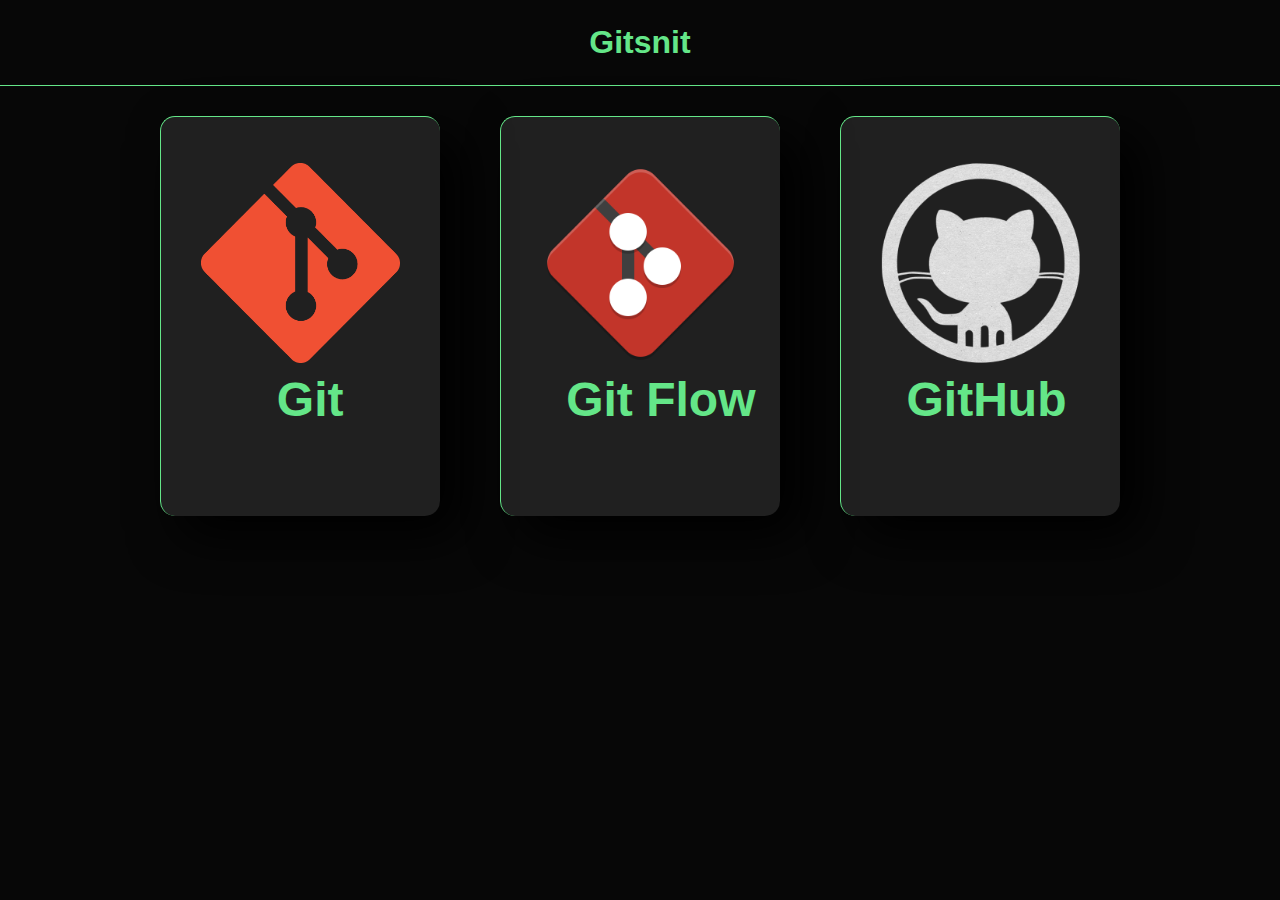
<file: index.html>
<!DOCTYPE html>
<html lang="en">
  <head>
    <meta charset="UTF-8" />
    <meta http-equiv="X-UA-Compatible" content="IE=edge" />
    <meta name="viewport" content="width=device-width, initial-scale=1.0" />
    <title>Home</title>
    <link rel="stylesheet" href="./src/css/home.css" />
  </head>
  <body>
    <header class="main_header">
      <h1>Gitsnit</h1>
    </header>

    <main class="main_content">
      <div class="container">
        <div class="card">
          <div class="header">
            <img src="./src/imgs/git_icon.png" class="img" />
            <h2 class="title1">Git</h2>
          </div>

          <div class="content">
            <h3>O que é o Git?</h3>
            <p>
              O Git é um sistema de controle de versão distribuída de código
              aberto e gratuito projetado para lidar com tudo, desde projetos
              pequenos a grandes com velocidade e eficiência.
            </p>
            <a href="./src/pages/git.html">Leia O Artigo Completo!</a>
          </div>
        </div>

        <div class="card">
          <div class="header">
            <img src="./src/imgs/gitflow_icon.png" class="img" />
            <h2 class="title2">Git Flow</h2>
          </div>
          <div class="content">
            <h3>O que é o Git Flow?</h3>
            <p>
              O Git Flow é um modelo, uma estratégia ou, ainda, um fluxo de
              trabalho muito utilizado por equipes de desenvolvimento de
              software.
            </p>
            <a href="./src/pages/gitflow.html">Leia O Artigo Completo!</a>
          </div>
        </div>

        <div class="card">
          <div class="header">
            <img src="./src/imgs/github_icon.png" class="img" />
            <h2 class="title3">GitHub</h2>
          </div>
          <div class="content">
            <h3>O que é o GitHub?</h3>
            <p>
              O GitHub é uma plataforma de hospedagem de código para controle de
              versões e colaboração. Ele permite que você e outros trabalhem
              juntos em projetos de qualquer lugar.
            </p>
            <a href="./src/pages/github.html">Leia O Artigo Completo!</a>
          </div>
        </div>
      </div>
    </main>
  </body>
</html>
</file>
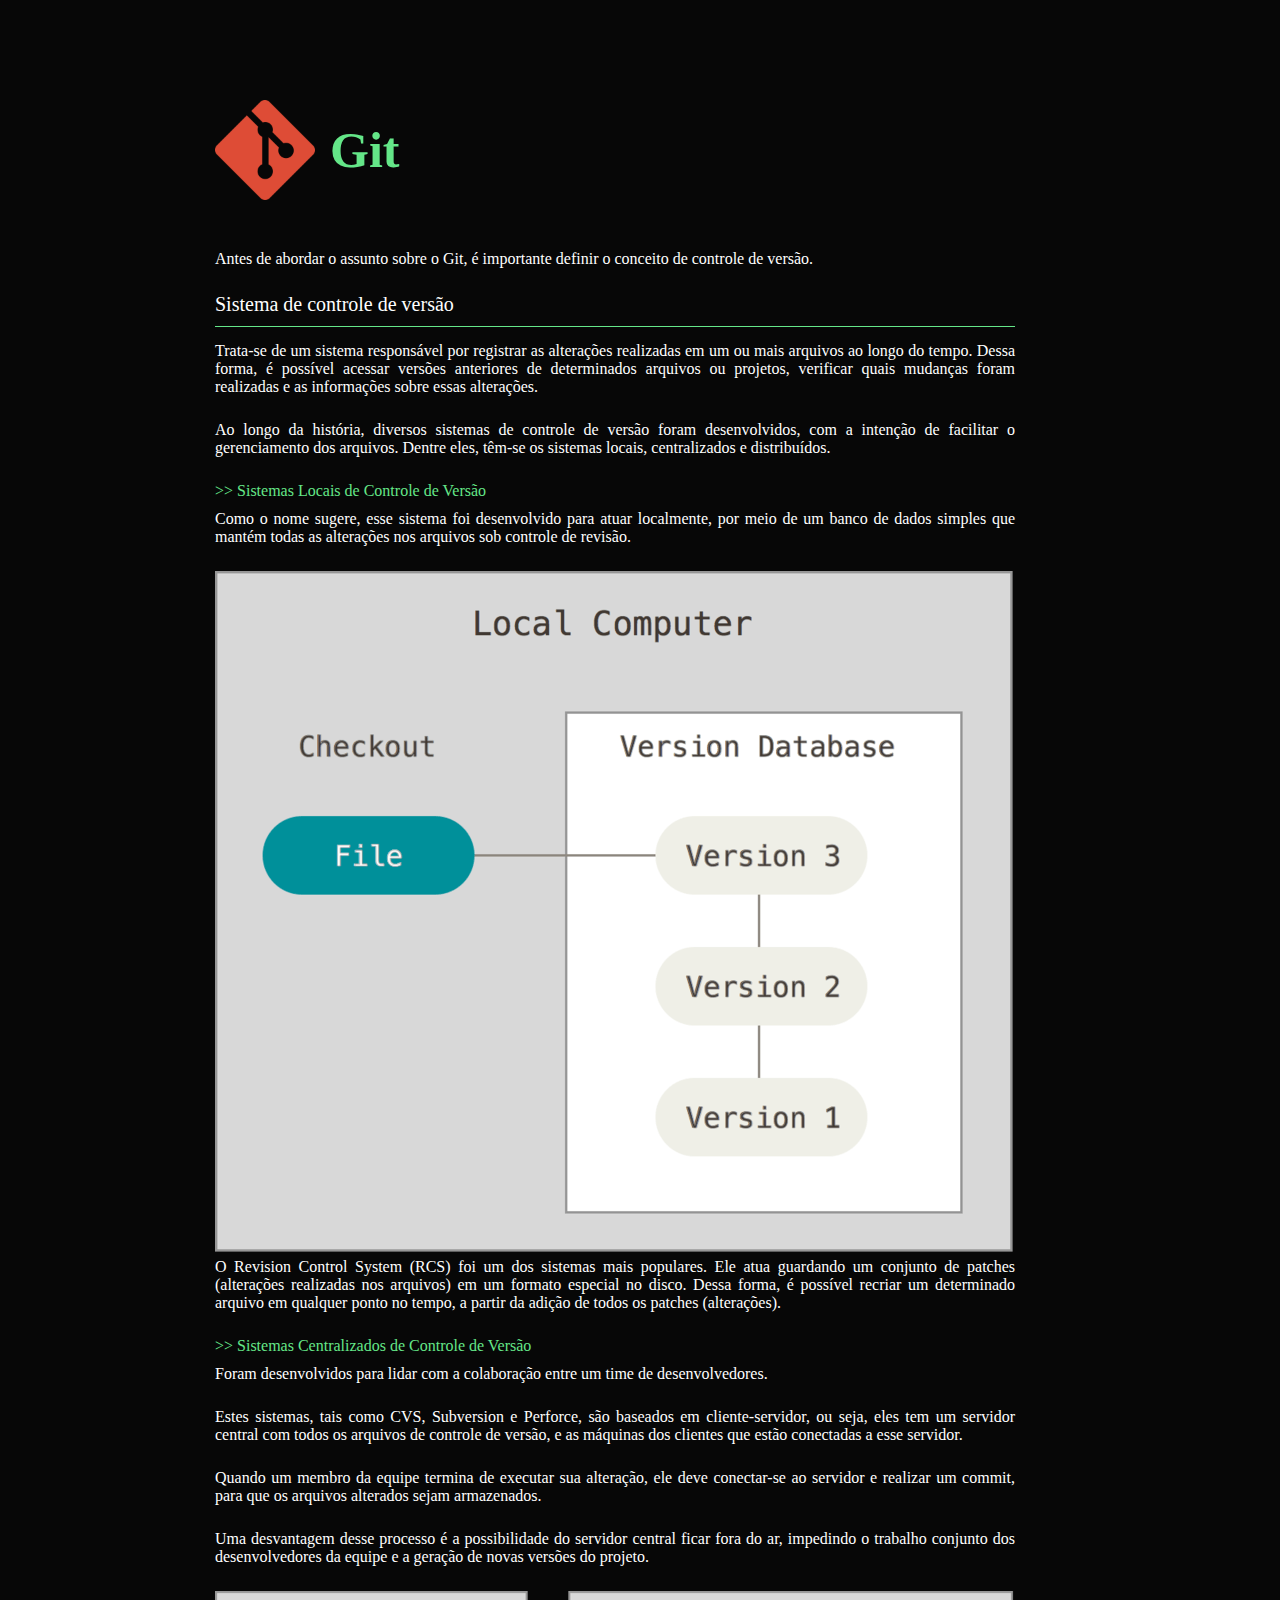
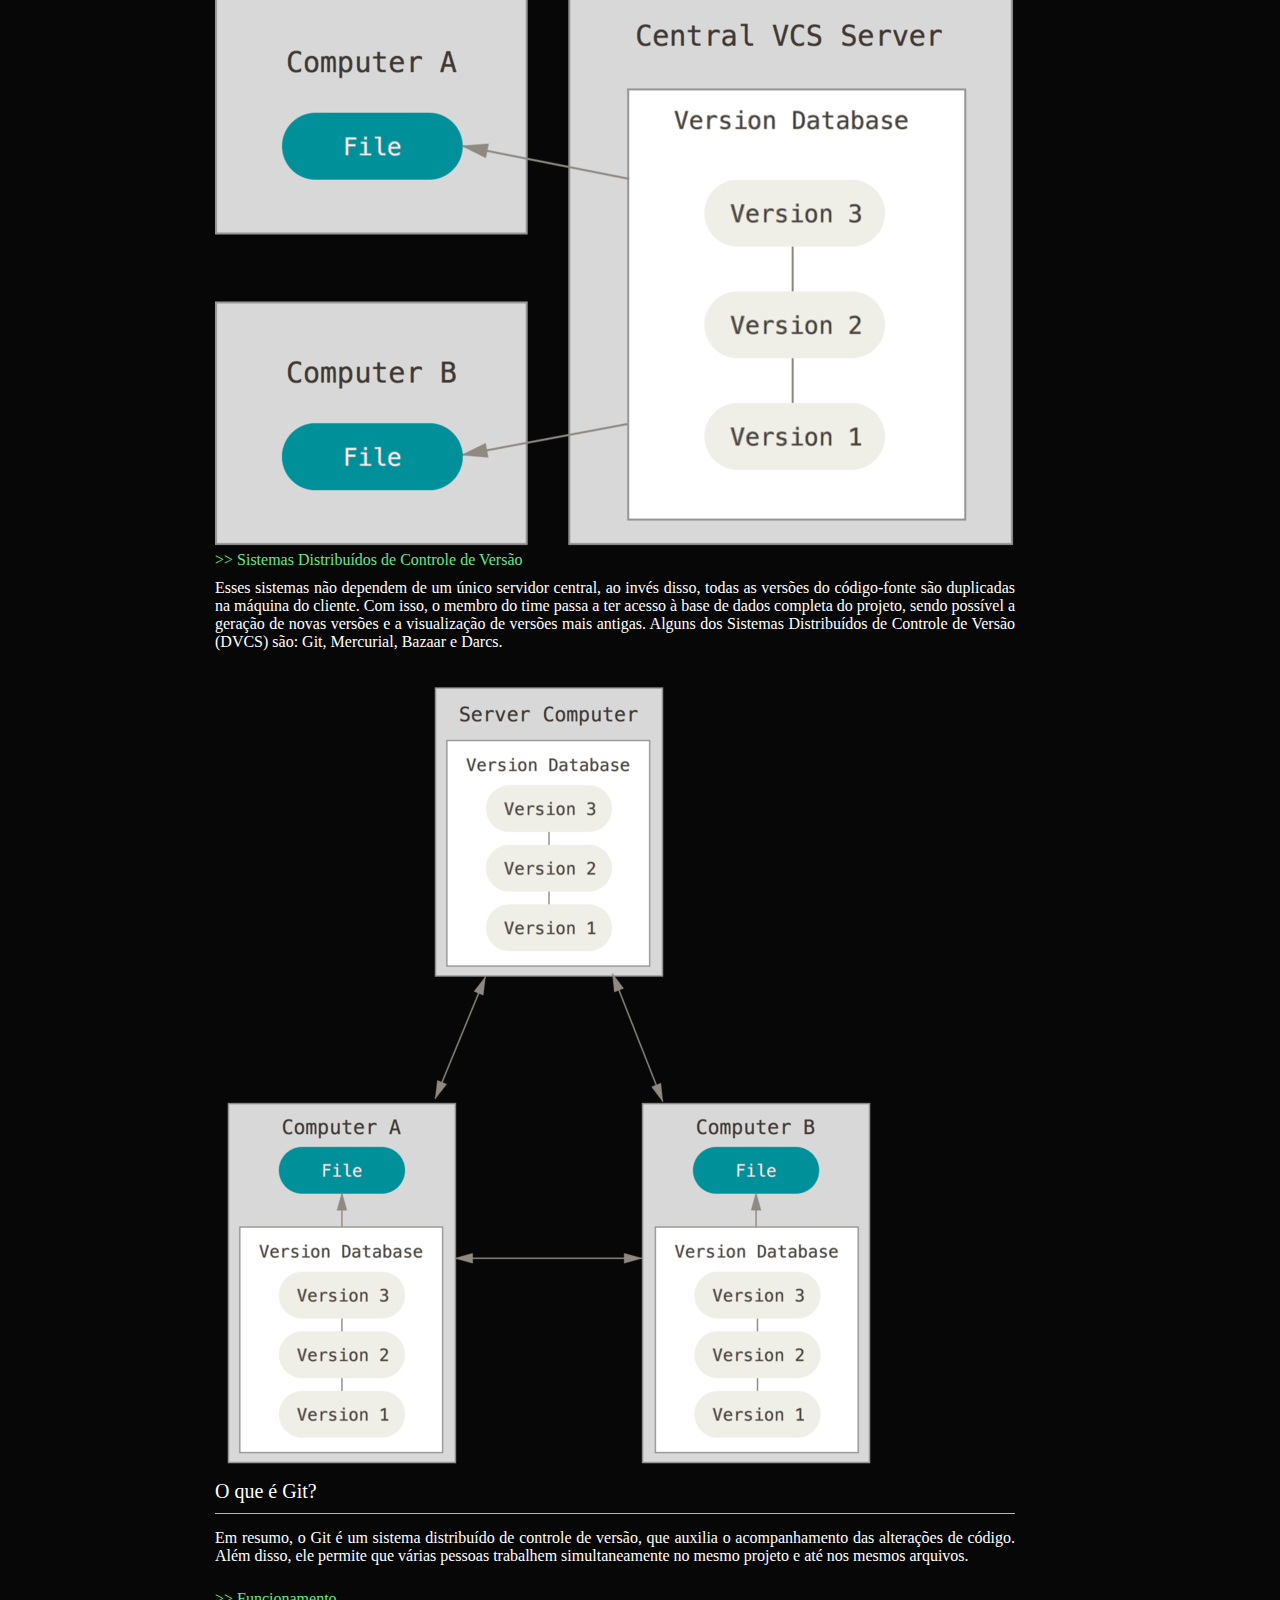
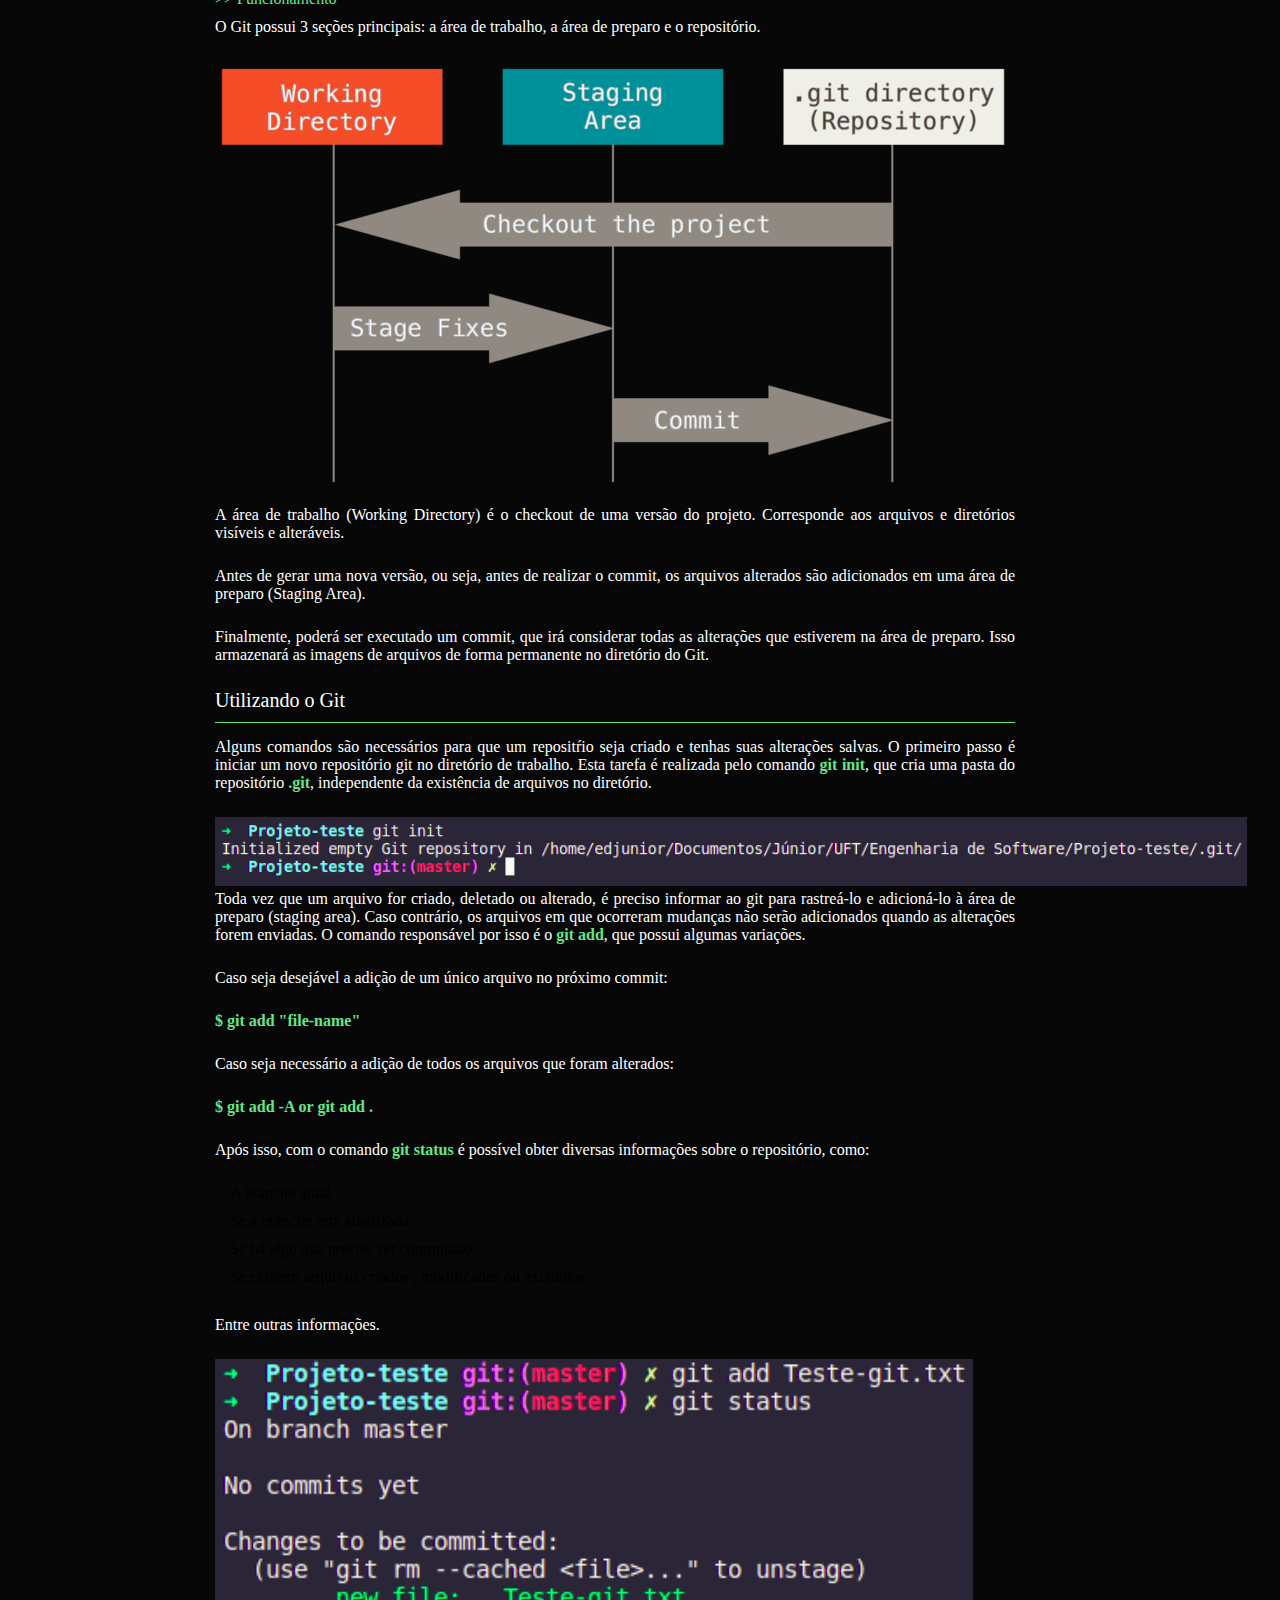
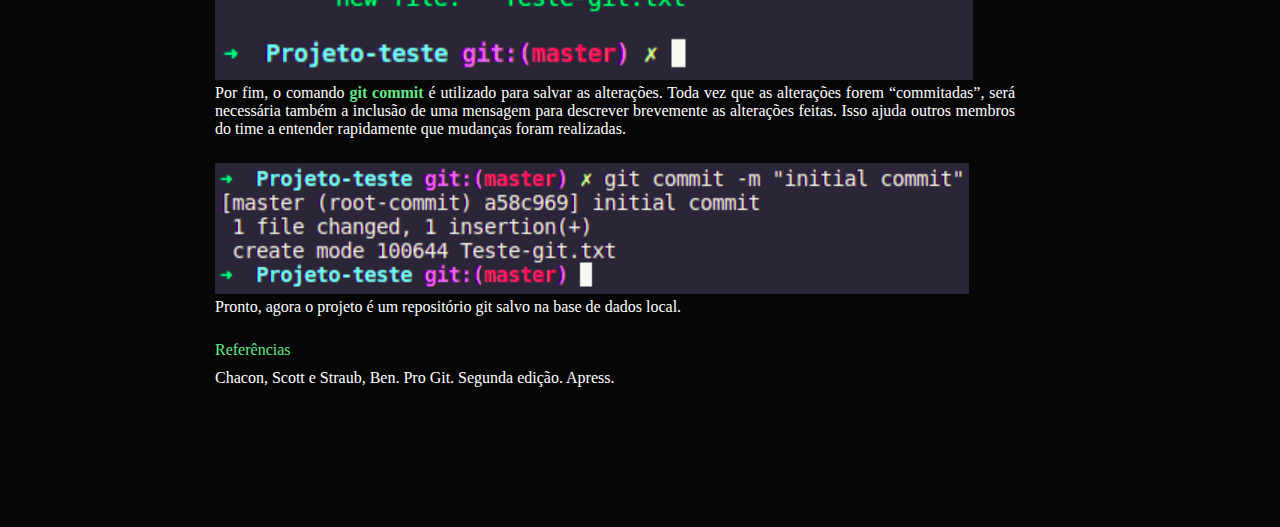
<file: git.html>
<!DOCTYPE html>
<html lang="en">

<head>
    <meta charset="UTF-8">
    <meta http-equiv="X-UA-Compatible" content="IE=edge">
    <meta name="viewport" content="width=device-width, initial-scale=1.0">
    <title>Git</title>
    <link rel="preconnect" href="https://fonts.googleapis.com">
    <link rel="preconnect" href="https://fonts.gstatic.com" crossorigin>
    <link href="https://fonts.googleapis.com/css2?family=Roboto+Mono:wght@400;500;600;700&display=swap"
        rel="stylesheet">
    <link rel="stylesheet" href="css/style.css">
    <link rel="stylesheet" href="css/reset.css">
    <link rel="stylesheet" href="css/elements.css">
</head>

<body>
    <section class="section">
        <article class="article">
            <article class="title">
                <img class="icon" src="/assets/img/logo_git.png" alt="Logo do git">
                <h1>Git</h1>
            </article>

            <p>
                Antes de abordar o assunto sobre o Git, é importante definir o conceito de controle de versão.
            </p>

            <h2>
                Sistema de controle de versão
            </h2>
            <hr>
            <p>
                Trata-se de um sistema responsável por registrar as alterações realizadas em um ou mais arquivos ao
                longo do tempo. Dessa forma, é possível acessar versões anteriores de determinados arquivos ou projetos,
                verificar quais mudanças foram realizadas e as informações sobre essas alterações.

            </p>

            <p>
                Ao longo da história, diversos sistemas de controle de versão foram desenvolvidos, com a intenção de
                facilitar o gerenciamento dos arquivos. Dentre eles, têm-se os sistemas locais, centralizados e
                distribuídos.
            </p>

            <h3>
                >> Sistemas Locais de Controle de Versão
            </h3>

            <p>
                Como o nome sugere, esse sistema foi desenvolvido para atuar localmente, por meio de um banco de dados
                simples que mantém todas as alterações nos arquivos sob controle de revisão.
            </p>

            <div class="wrapper">
                <img class="intro-img" src="/assets/img/local.png" alt="Imagem controle de versão local">
            </div>

            <p>
                O Revision Control System (RCS) foi um dos sistemas mais populares. Ele atua guardando um conjunto de
                patches (alterações realizadas nos arquivos) em um formato especial no disco. Dessa forma, é possível
                recriar um determinado arquivo em qualquer ponto no tempo, a partir da adição de todos os patches
                (alterações).
            </p>

            <h3>
                >> Sistemas Centralizados de Controle de Versão
            </h3>

            <p>
                Foram desenvolvidos para lidar com a colaboração entre um time de desenvolvedores.
            </p>

            <p>
                Estes sistemas, tais como CVS, Subversion e Perforce, são baseados em cliente-servidor, ou seja, eles
                tem um servidor central com todos os arquivos de controle de versão, e as máquinas dos clientes que
                estão conectadas a esse servidor.
            </p>

            <p>
                Quando um membro da equipe termina de executar sua alteração, ele deve conectar-se ao servidor e
                realizar um commit, para que os arquivos alterados sejam armazenados.
            </p>

            <p>
                Uma desvantagem desse processo é a possibilidade do servidor central ficar fora do ar, impedindo o
                trabalho conjunto dos desenvolvedores da equipe e a geração de novas versões do projeto.
            </p>

            <div class="wrapper">
                <img class="intro-img" src="/assets/img/centralized.png" alt="Imagem controle de versão centralizado">
            </div>

            <h3>
                >> Sistemas Distribuídos de Controle de Versão
            </h3>

            <p>
                Esses sistemas não dependem de um único servidor central, ao invés disso, todas as versões do
                código-fonte são duplicadas na máquina do cliente. Com isso, o membro do time passa a ter acesso à base
                de dados completa do projeto, sendo possível a geração de novas versões e a visualização de versões mais
                antigas. Alguns dos Sistemas Distribuídos de Controle de Versão (DVCS) são: Git, Mercurial, Bazaar e
                Darcs.
            </p>

            <div class="wrapper -second">
                <img class="intro-img" src="/assets/img/distributed.png" alt="Imagem controle de versão distribuído">
            </div>

            <h2>
                O que é Git?
            </h2>

            <hr>

            <p>
                Em resumo, o Git é um sistema distribuído de controle de versão, que auxilia o acompanhamento das
                alterações de código. Além disso, ele permite que várias pessoas trabalhem simultaneamente no mesmo
                projeto e até nos mesmos arquivos.
            </p>

            <h3>
                >> Funcionamento
            </h3>
            <p>
                O Git possui 3 seções principais: a área de trabalho, a área de preparo e o repositório.
            </p>

            <div class="wrapper">
                <img class="intro-img" src="/assets/img/areas.png"
                    alt="Imagem  diretório de trabalho, área de preparo, e o diretório Git.">
            </div>

            <p>
                A área de trabalho (Working Directory) é o checkout de uma versão do projeto. Corresponde aos arquivos e
                diretórios visíveis e alteráveis.
            </p>

            <p>
                Antes de gerar uma nova versão, ou seja, antes de realizar o commit, os arquivos alterados são
                adicionados em uma área de preparo (Staging Area).
            </p>

            <p>
                Finalmente, poderá ser executado um commit, que irá considerar todas as alterações que estiverem na área
                de preparo. Isso armazenará as imagens de arquivos de forma permanente no diretório do Git.
            </p>

            <h2>
                Utilizando o Git
            </h2>
            <hr>

            <p>
                Alguns comandos são necessários para que um repositŕio seja criado e tenhas suas alterações salvas. O
                primeiro passo é iniciar um novo repositório git no diretório de trabalho. Esta tarefa é realizada pelo
                comando <b>git init</b>, que cria uma pasta do repositório <b>.git</b>, independente da existência de
                arquivos no
                diretório.
            </p>

            <div class="wrapper -third">
                <img class="example-img" src="assets/img/git_init.png" alt="Imagem comando git init">
            </div>

            <p>
                Toda vez que um arquivo for criado, deletado ou alterado, é preciso informar ao git para rastreá-lo e
                adicioná-lo à área de preparo (staging area). Caso contrário, os arquivos em que ocorreram mudanças não
                serão adicionados quando as alterações forem enviadas. O comando responsável por isso é o <b>git
                    add</b>, que
                possui algumas variações.
            </p>

            <p>
                Caso seja desejável a adição de um único arquivo no próximo commit:
            </p>

            <p>
                <b>
                    $ git add "file-name"
                </b>
            </p>

            <p>
                Caso seja necessário a adição de todos os arquivos que foram alterados:
            </p>
            <p>
                <b>
                    $ git add -A or git add .
                </b>
            </p>

            <p>
                Após isso, com o comando <b>git status</b> é possível obter diversas informações sobre o repositório,
                como:
            </p>

            <ul>
                <li>A branche atual.</li>
                <li>Se a branche está atualizada.</li>
                <li>Se há algo que precise ser commitado.</li>
                <li>Se existem arquivos criados , modificados ou excluídos.</li>
            </ul>

            <p>
                Entre outras informações.
            </p>

            <div class="wrapper -third">
                <img class="example2-img" src="assets/img/git_add_status.png" alt="Imagem comando git add e git status">
            </div>

            <p>
                Por fim, o comando <b>git commit</b> é utilizado para salvar as alterações. Toda vez que as alterações
                forem
                “commitadas”, será necessária também a inclusão de uma mensagem para descrever brevemente as alterações
                feitas. Isso ajuda outros membros do time a entender rapidamente que mudanças foram realizadas.
            </p>

            <div class="wrapper -third">
                <img class="example2-img" src="assets/img/git_commit.png" alt="Imagem comando git commit">
            </div>

            <p>
                Pronto, agora o projeto é um repositório git salvo na base de dados local.
            </p>

            <h3>
                Referências
            </h3>

            <p>
                Chacon, Scott e Straub, Ben. Pro Git. Segunda edição. Apress.
            </p>

            <footer>

            </footer>
        </article>
    </section>
</body>

</html>
</file>
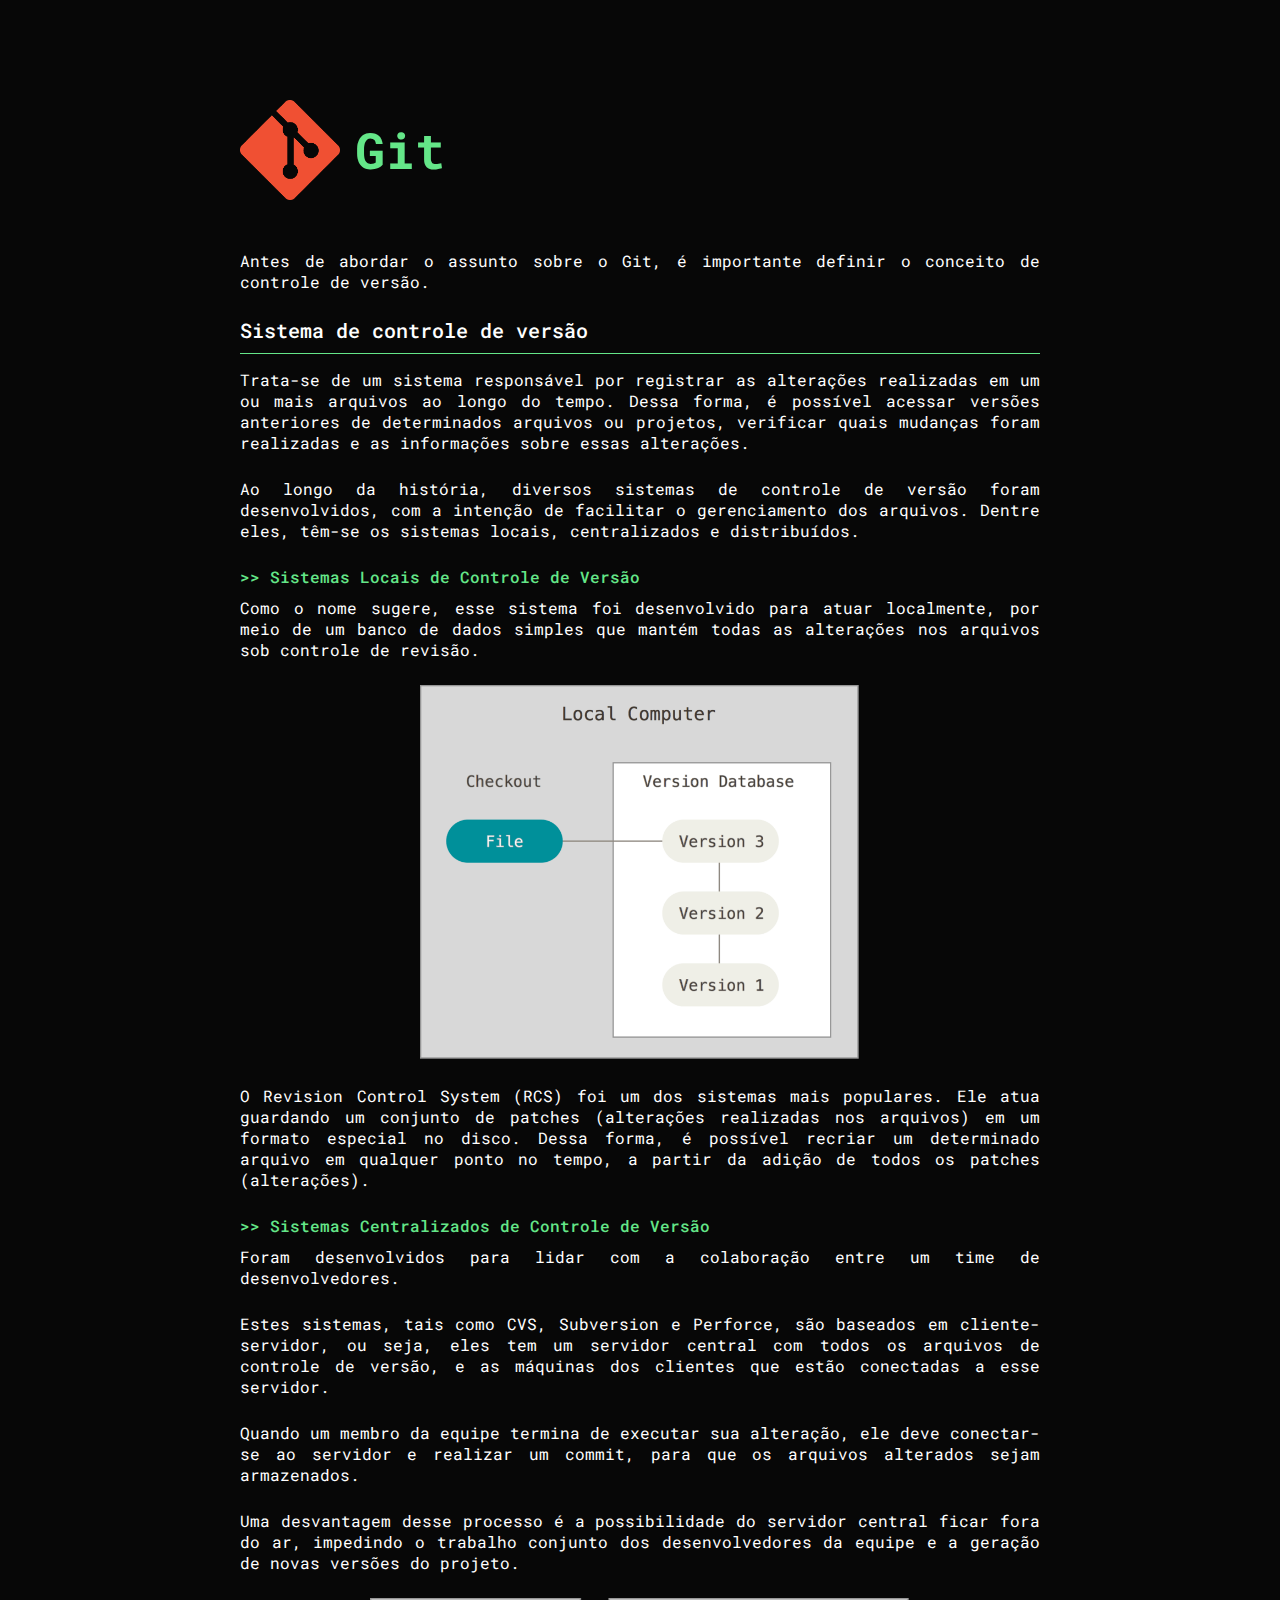
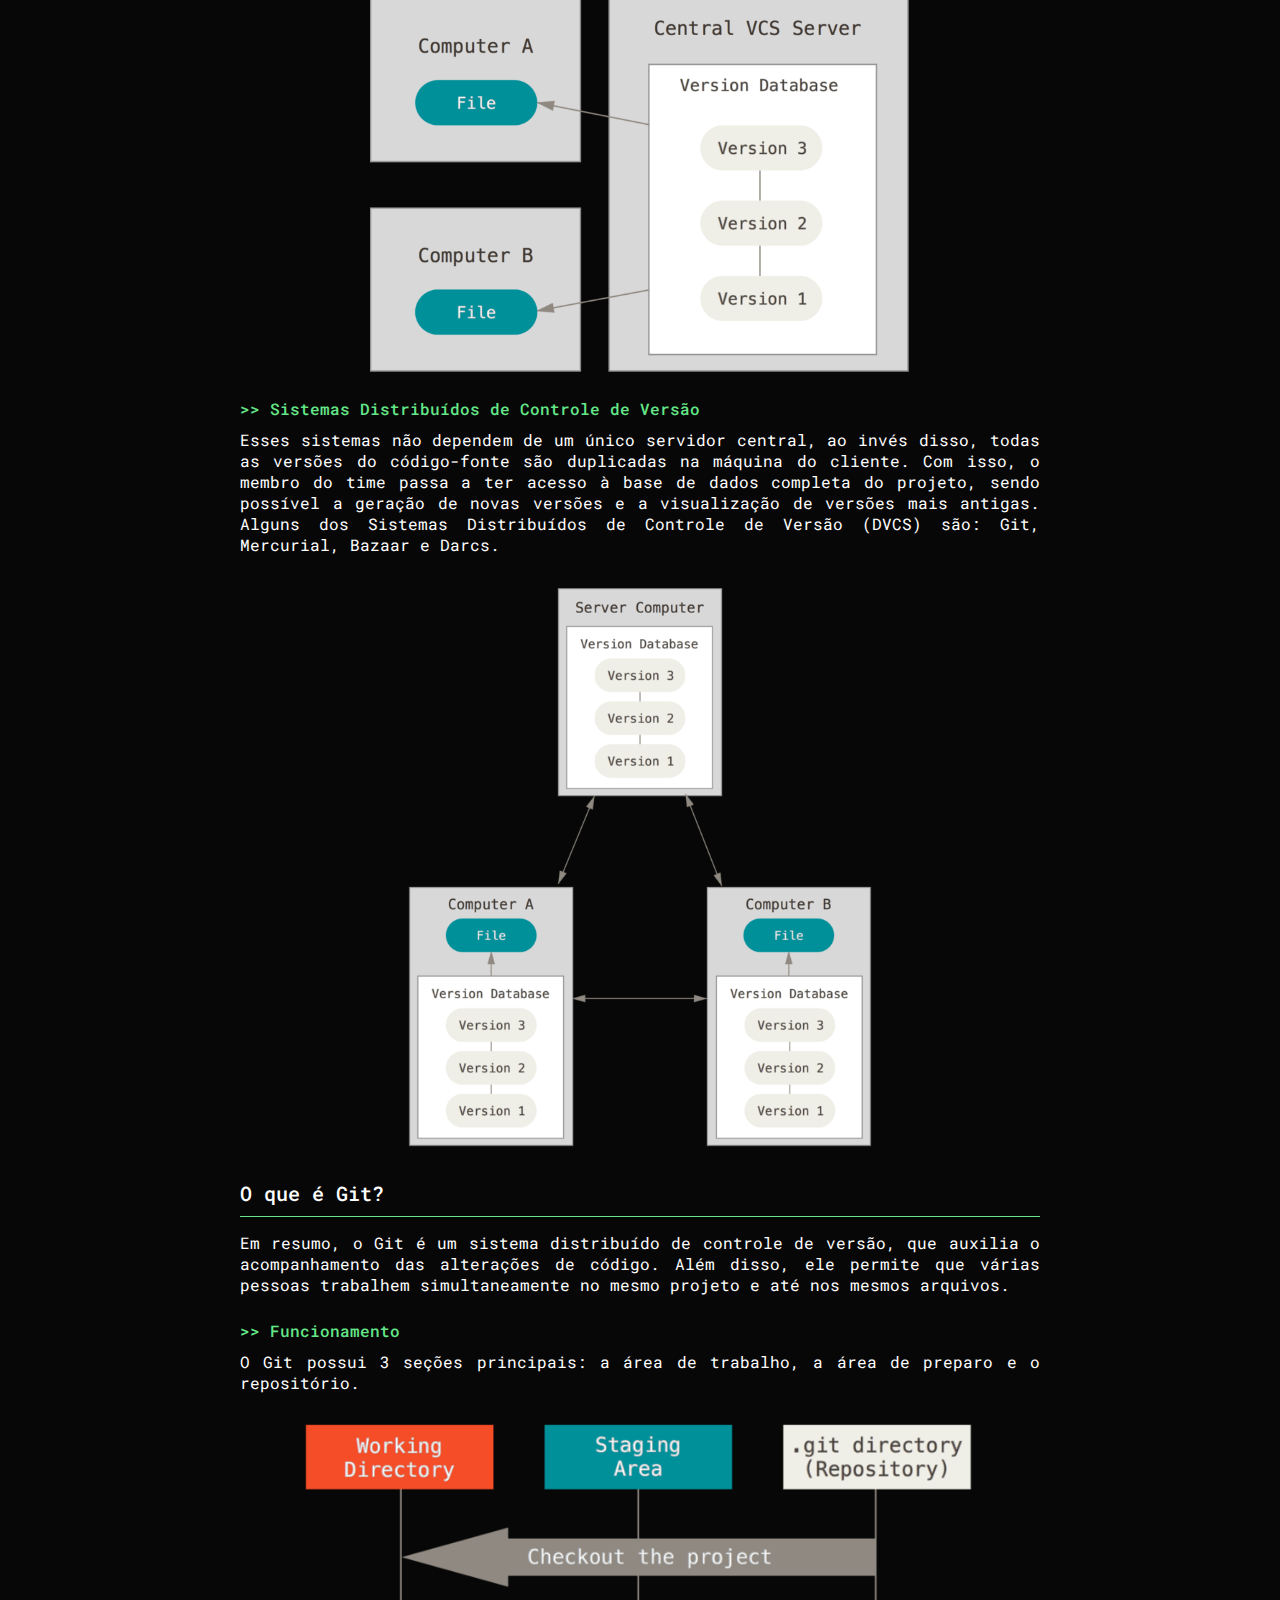
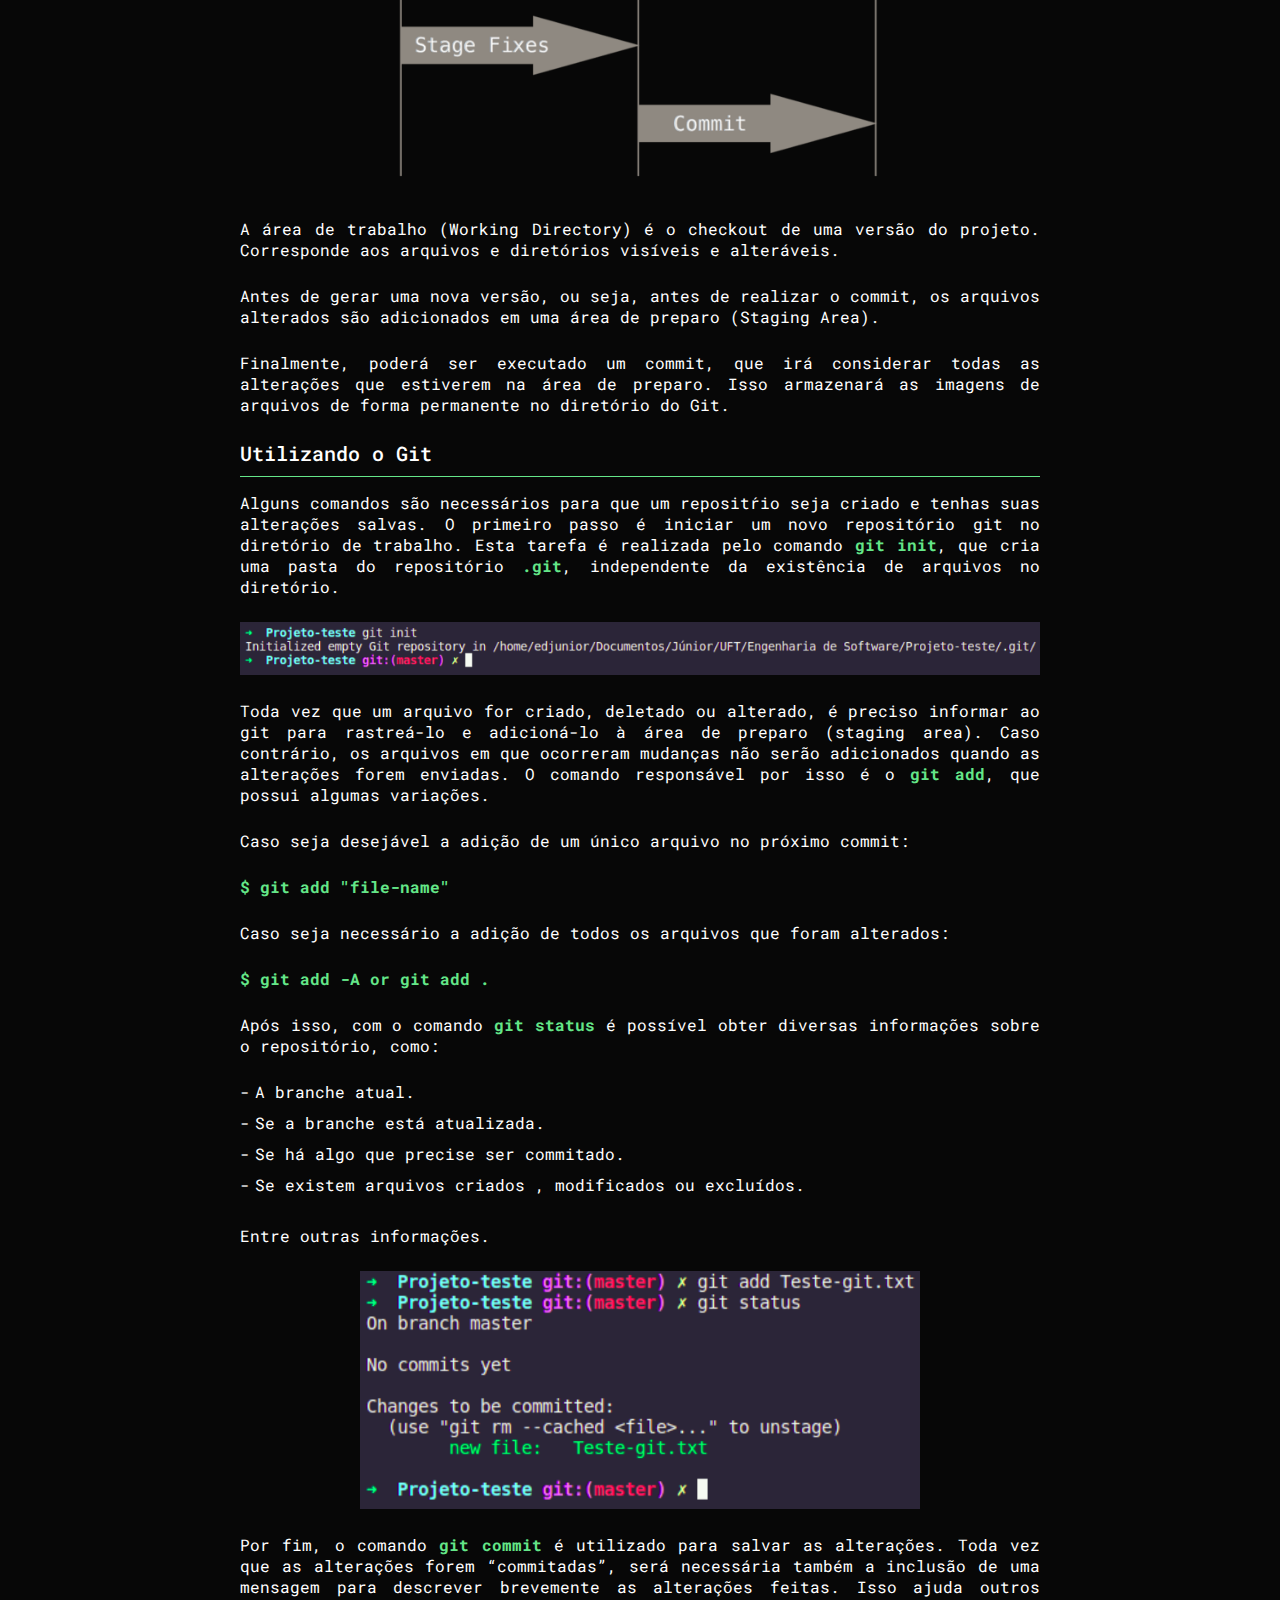
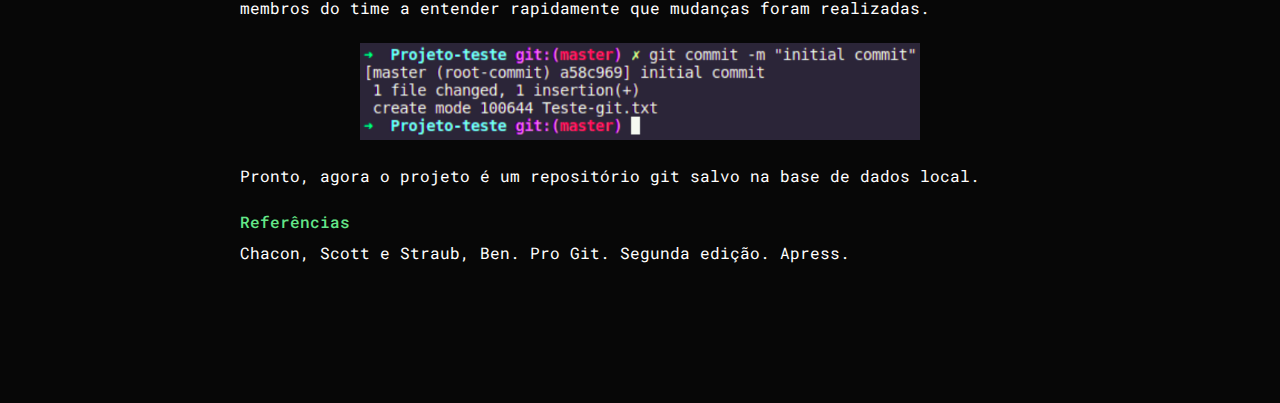
<file: src/pages/git.html>
<!DOCTYPE html>
<html lang="en">

<head>
    <meta charset="UTF-8">
    <meta http-equiv="X-UA-Compatible" content="IE=edge">
    <meta name="viewport" content="width=device-width, initial-scale=1.0">
    <title>Git</title>
    <link rel="preconnect" href="https://fonts.googleapis.com">
    <link rel="preconnect" href="https://fonts.gstatic.com" crossorigin>
    <link href="https://fonts.googleapis.com/css2?family=Roboto+Mono:wght@400;500;600;700&display=swap"
        rel="stylesheet">
    <link rel="stylesheet" href="../css/article.css">
</head>

<body>
    <section class="section">
        <article class="article">
            <article class="title">
                <img class="icon" src="../imgs/git_icon.png" alt="Logo do git">
                <h1>Git</h1>
            </article>

            <p>
                Antes de abordar o assunto sobre o Git, é importante definir o conceito de controle de versão.
            </p>

            <h2>
                Sistema de controle de versão
            </h2>
            <hr>
            <p>
                Trata-se de um sistema responsável por registrar as alterações realizadas em um ou mais arquivos ao
                longo do tempo. Dessa forma, é possível acessar versões anteriores de determinados arquivos ou projetos,
                verificar quais mudanças foram realizadas e as informações sobre essas alterações.

            </p>

            <p>
                Ao longo da história, diversos sistemas de controle de versão foram desenvolvidos, com a intenção de
                facilitar o gerenciamento dos arquivos. Dentre eles, têm-se os sistemas locais, centralizados e
                distribuídos.
            </p>

            <h3>
                >> Sistemas Locais de Controle de Versão
            </h3>

            <p>
                Como o nome sugere, esse sistema foi desenvolvido para atuar localmente, por meio de um banco de dados
                simples que mantém todas as alterações nos arquivos sob controle de revisão.
            </p>

            <div class="wrapper">
                <img class="intro-img" src="../imgs/local.png" alt="Imagem controle de versão local">
            </div>

            <p>
                O Revision Control System (RCS) foi um dos sistemas mais populares. Ele atua guardando um conjunto de
                patches (alterações realizadas nos arquivos) em um formato especial no disco. Dessa forma, é possível
                recriar um determinado arquivo em qualquer ponto no tempo, a partir da adição de todos os patches
                (alterações).
            </p>

            <h3>
                >> Sistemas Centralizados de Controle de Versão
            </h3>

            <p>
                Foram desenvolvidos para lidar com a colaboração entre um time de desenvolvedores.
            </p>

            <p>
                Estes sistemas, tais como CVS, Subversion e Perforce, são baseados em cliente-servidor, ou seja, eles
                tem um servidor central com todos os arquivos de controle de versão, e as máquinas dos clientes que
                estão conectadas a esse servidor.
            </p>

            <p>
                Quando um membro da equipe termina de executar sua alteração, ele deve conectar-se ao servidor e
                realizar um commit, para que os arquivos alterados sejam armazenados.
            </p>

            <p>
                Uma desvantagem desse processo é a possibilidade do servidor central ficar fora do ar, impedindo o
                trabalho conjunto dos desenvolvedores da equipe e a geração de novas versões do projeto.
            </p>

            <div class="wrapper">
                <img class="intro-img" src="../imgs/centralized.png" alt="Imagem controle de versão centralizado">
            </div>

            <h3>
                >> Sistemas Distribuídos de Controle de Versão
            </h3>

            <p>
                Esses sistemas não dependem de um único servidor central, ao invés disso, todas as versões do
                código-fonte são duplicadas na máquina do cliente. Com isso, o membro do time passa a ter acesso à base
                de dados completa do projeto, sendo possível a geração de novas versões e a visualização de versões mais
                antigas. Alguns dos Sistemas Distribuídos de Controle de Versão (DVCS) são: Git, Mercurial, Bazaar e
                Darcs.
            </p>

            <div class="wrapper -second">
                <img class="intro-img" src="../imgs/distributed.png" alt="Imagem controle de versão distribuído">
            </div>

            <h2>
                O que é Git?
            </h2>

            <hr>

            <p>
                Em resumo, o Git é um sistema distribuído de controle de versão, que auxilia o acompanhamento das
                alterações de código. Além disso, ele permite que várias pessoas trabalhem simultaneamente no mesmo
                projeto e até nos mesmos arquivos.
            </p>

            <h3>
                >> Funcionamento
            </h3>
            <p>
                O Git possui 3 seções principais: a área de trabalho, a área de preparo e o repositório.
            </p>

            <div class="wrapper">
                <img class="intro-img" src="../imgs/areas.png"
                    alt="Imagem  diretório de trabalho, área de preparo, e o diretório Git.">
            </div>

            <p>
                A área de trabalho (Working Directory) é o checkout de uma versão do projeto. Corresponde aos arquivos e
                diretórios visíveis e alteráveis.
            </p>

            <p>
                Antes de gerar uma nova versão, ou seja, antes de realizar o commit, os arquivos alterados são
                adicionados em uma área de preparo (Staging Area).
            </p>

            <p>
                Finalmente, poderá ser executado um commit, que irá considerar todas as alterações que estiverem na área
                de preparo. Isso armazenará as imagens de arquivos de forma permanente no diretório do Git.
            </p>

            <h2>
                Utilizando o Git
            </h2>
            <hr>

            <p>
                Alguns comandos são necessários para que um repositŕio seja criado e tenhas suas alterações salvas. O
                primeiro passo é iniciar um novo repositório git no diretório de trabalho. Esta tarefa é realizada pelo
                comando <b>git init</b>, que cria uma pasta do repositório <b>.git</b>, independente da existência de
                arquivos no
                diretório.
            </p>

            <div class="wrapper -third">
                <img class="example-img" src="../imgs/git_init.png" alt="Imagem comando git init">
            </div>

            <p>
                Toda vez que um arquivo for criado, deletado ou alterado, é preciso informar ao git para rastreá-lo e
                adicioná-lo à área de preparo (staging area). Caso contrário, os arquivos em que ocorreram mudanças não
                serão adicionados quando as alterações forem enviadas. O comando responsável por isso é o <b>git
                    add</b>, que
                possui algumas variações.
            </p>

            <p>
                Caso seja desejável a adição de um único arquivo no próximo commit:
            </p>

            <p>
                <b>
                    $ git add "file-name"
                </b>
            </p>

            <p>
                Caso seja necessário a adição de todos os arquivos que foram alterados:
            </p>
            <p>
                <b>
                    $ git add -A or git add .
                </b>
            </p>

            <p>
                Após isso, com o comando <b>git status</b> é possível obter diversas informações sobre o repositório,
                como:
            </p>

            <ul>
                <li>A branche atual.</li>
                <li>Se a branche está atualizada.</li>
                <li>Se há algo que precise ser commitado.</li>
                <li>Se existem arquivos criados , modificados ou excluídos.</li>
            </ul>

            <p>
                Entre outras informações.
            </p>

            <div class="wrapper -third">
                <img class="example2-img" src="../imgs/git_add_status.png" alt="Imagem comando git add e git status">
            </div>

            <p>
                Por fim, o comando <b>git commit</b> é utilizado para salvar as alterações. Toda vez que as alterações
                forem
                “commitadas”, será necessária também a inclusão de uma mensagem para descrever brevemente as alterações
                feitas. Isso ajuda outros membros do time a entender rapidamente que mudanças foram realizadas.
            </p>

            <div class="wrapper -third">
                <img class="example2-img" src="../imgs/git_commit.png" alt="Imagem comando git commit">
            </div>

            <p>
                Pronto, agora o projeto é um repositório git salvo na base de dados local.
            </p>

            <h3>
                Referências
            </h3>

            <p>
                Chacon, Scott e Straub, Ben. Pro Git. Segunda edição. Apress.
            </p>

            <footer>

            </footer>
        </article>
    </section>
</body>

</html>
</file>
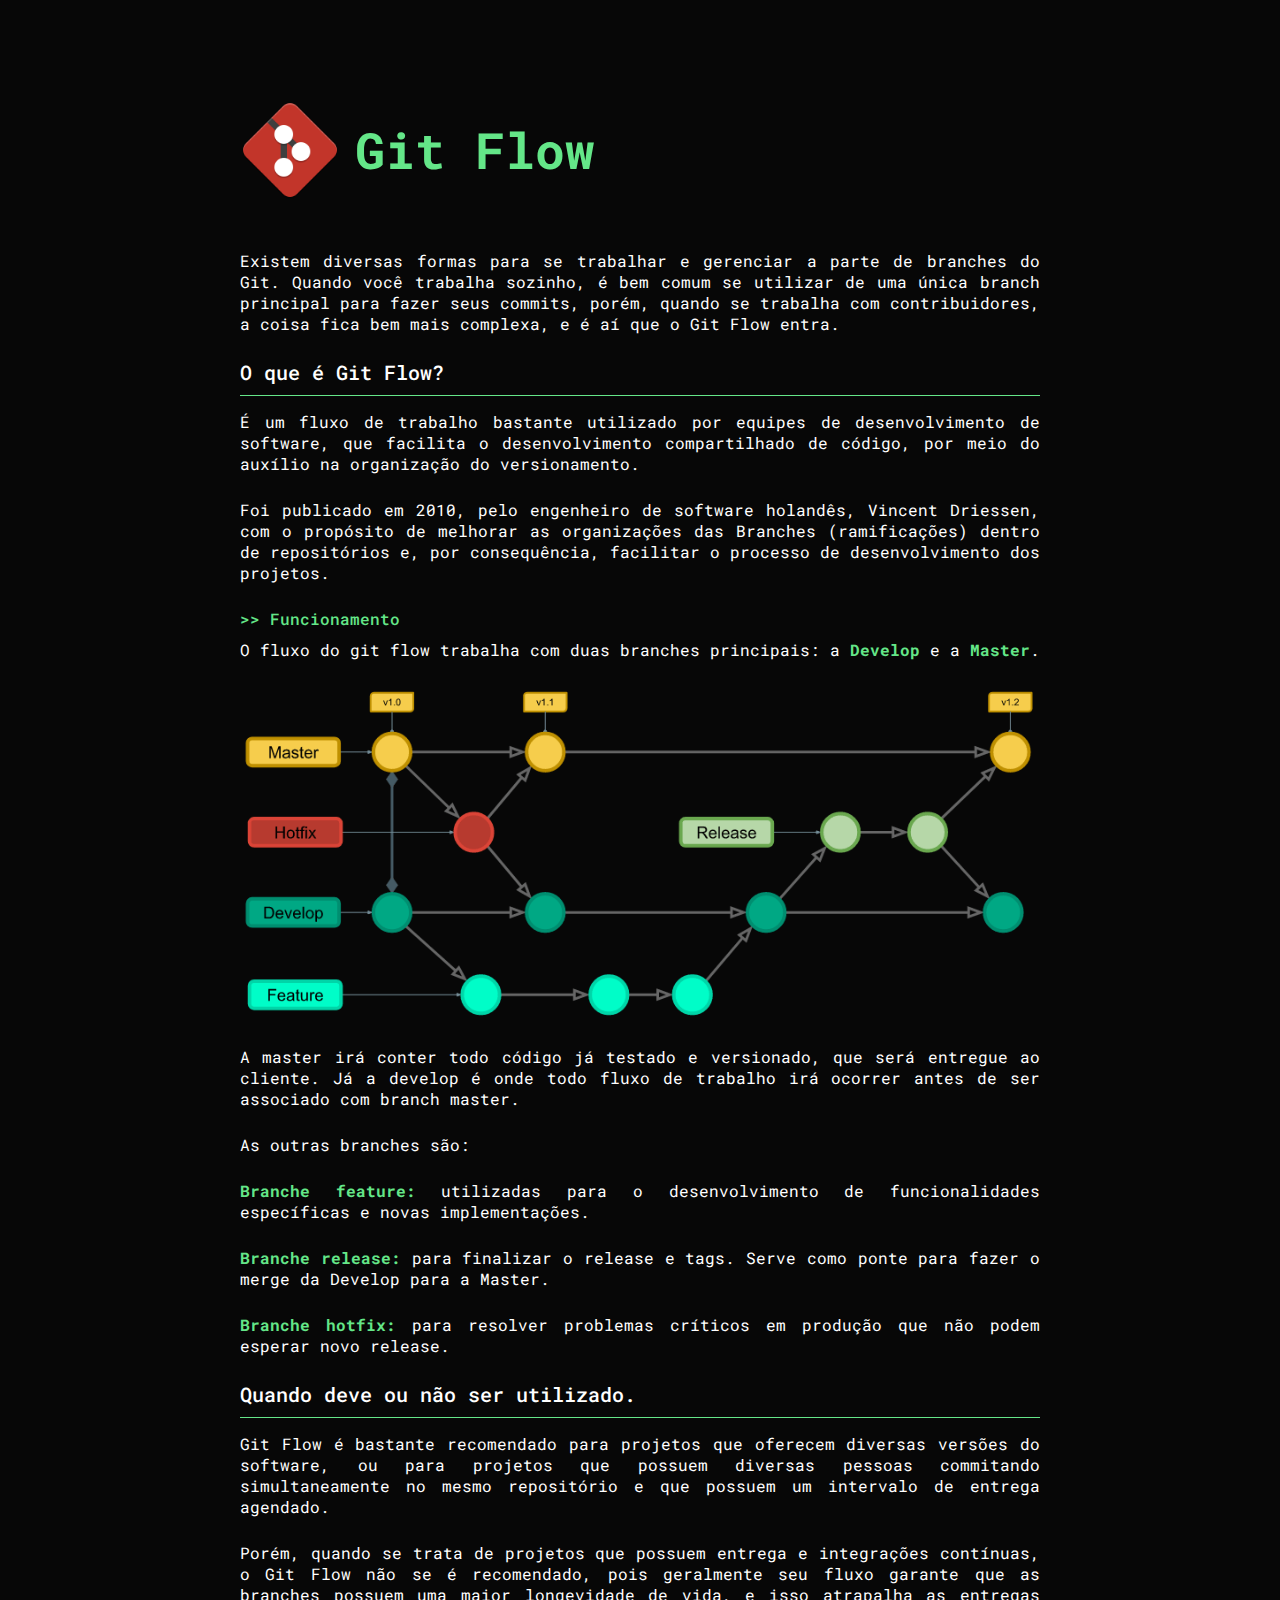
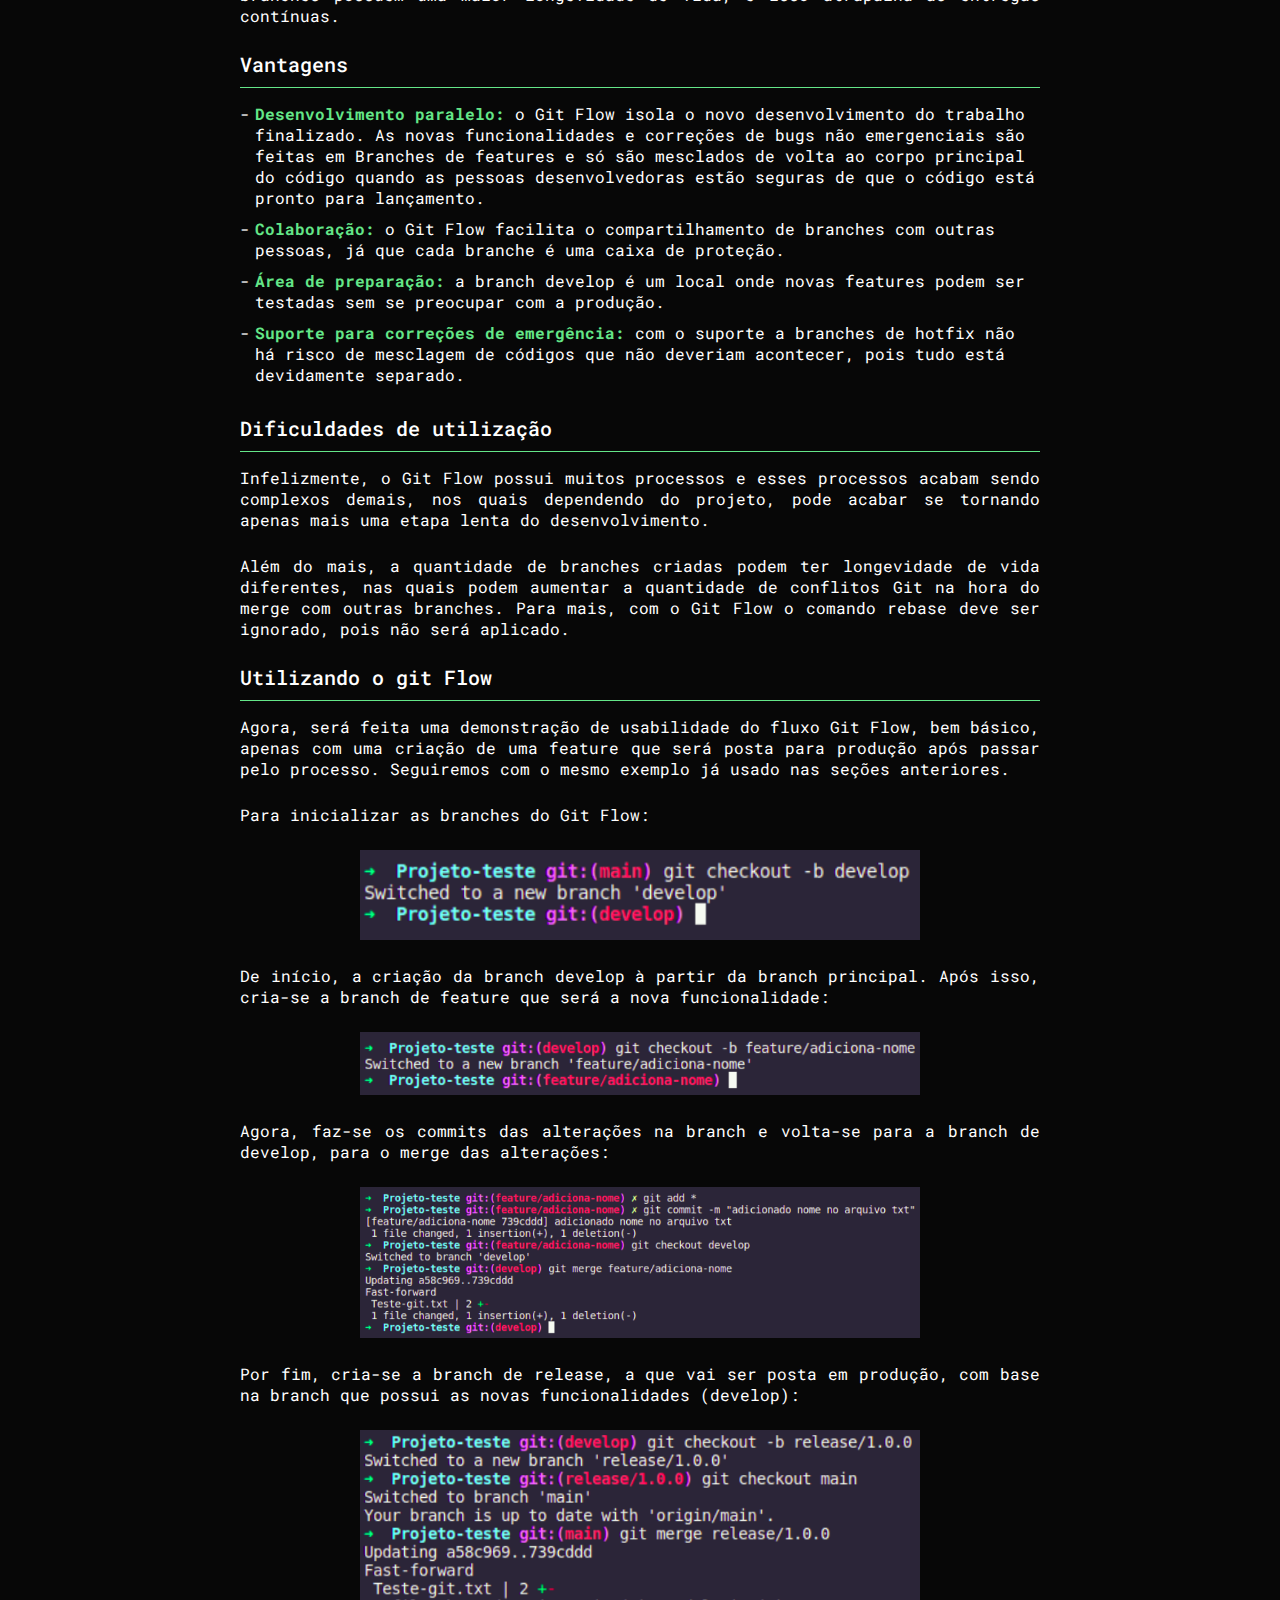
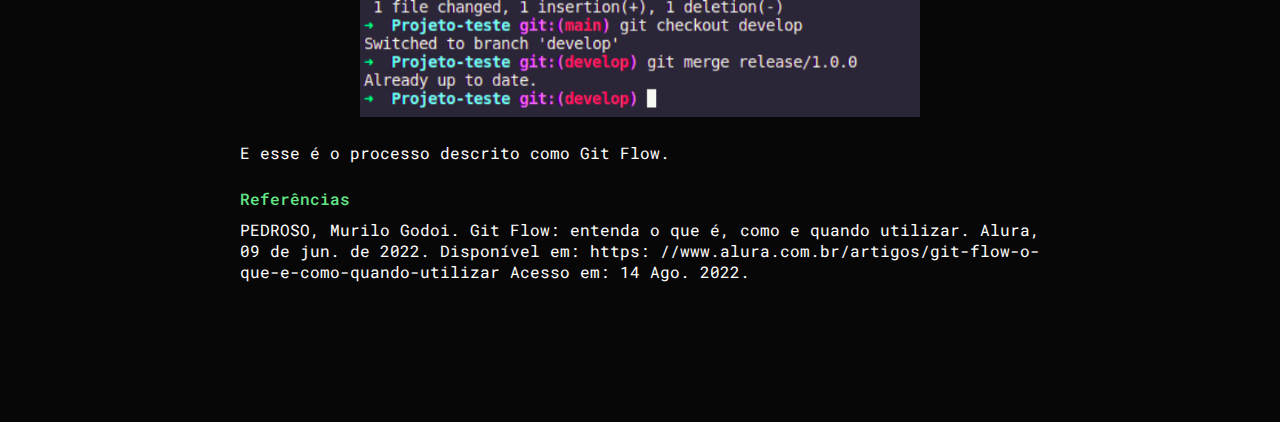
<file: src/pages/gitflow.html>
<!DOCTYPE html>
<html lang="en">
  <head>
    <meta charset="UTF-8" />
    <meta http-equiv="X-UA-Compatible" content="IE=edge" />
    <meta name="viewport" content="width=device-width, initial-scale=1.0" />
    <title>Git Flow</title>
    <link rel="preconnect" href="https://fonts.googleapis.com" />
    <link rel="preconnect" href="https://fonts.gstatic.com" crossorigin />
    <link
      href="https://fonts.googleapis.com/css2?family=Roboto+Mono:wght@400;500;600;700&display=swap"
      rel="stylesheet"
    />
    <link rel="stylesheet" href="../css/article.css" />
  </head>

  <body>
    <section class="section">
      <article class="article">
        <article class="title">
          <img
            class="icon"
            src="../imgs/gitflow_icon.png"
            alt="Logo do git flow"
          />
          <h1>Git Flow</h1>
        </article>

        <p>
          Existem diversas formas para se trabalhar e gerenciar a parte de
          branches do Git. Quando você trabalha sozinho, é bem comum se utilizar
          de uma única branch principal para fazer seus commits, porém, quando
          se trabalha com contribuidores, a coisa fica bem mais complexa, e é aí
          que o Git Flow entra.
        </p>

        <h2>O que é Git Flow?</h2>
        <hr />
        <p>
          É um fluxo de trabalho bastante utilizado por equipes de
          desenvolvimento de software, que facilita o desenvolvimento
          compartilhado de código, por meio do auxílio na organização do
          versionamento.
        </p>

        <p>
          Foi publicado em 2010, pelo engenheiro de software holandês, Vincent
          Driessen, com o propósito de melhorar as organizações das Branches
          (ramificações) dentro de repositórios e, por consequência, facilitar o
          processo de desenvolvimento dos projetos.
        </p>

        <h3>>> Funcionamento</h3>
        <p>
          O fluxo do git flow trabalha com duas branches principais: a
          <b>Develop</b> e a <b>Master</b>.
        </p>

        <div class="wrapper -third">
          <img
            class="example-img"
            src="../imgs/git_flow.png"
            alt="Imagem branches gitflow"
          />
        </div>

        <p>
          A master irá conter todo código já testado e versionado, que será
          entregue ao cliente. Já a develop é onde todo fluxo de trabalho irá
          ocorrer antes de ser associado com branch master.
        </p>

        <p>As outras branches são:</p>

        <p>
          <b>Branche feature:</b> utilizadas para o desenvolvimento de
          funcionalidades específicas e novas implementações.
        </p>

        <p>
          <b>Branche release:</b> para finalizar o release e tags. Serve como
          ponte para fazer o merge da Develop para a Master.
        </p>

        <p>
          <b>Branche hotfix:</b> para resolver problemas críticos em produção
          que não podem esperar novo release.
        </p>

        <h2>Quando deve ou não ser utilizado.</h2>
        <hr />

        <p>
          Git Flow é bastante recomendado para projetos que oferecem diversas
          versões do software, ou para projetos que possuem diversas pessoas
          commitando simultaneamente no mesmo repositório e que possuem um
          intervalo de entrega agendado.
        </p>

        <p>
          Porém, quando se trata de projetos que possuem entrega e integrações
          contínuas, o Git Flow não se é recomendado, pois geralmente seu fluxo
          garante que as branches possuem uma maior longevidade de vida, e isso
          atrapalha as entregas contínuas.
        </p>

        <h2>Vantagens</h2>
        <hr />

        <ul>
          <li>
            <b>Desenvolvimento paralelo:</b> o Git Flow isola o novo
            desenvolvimento do trabalho finalizado. As novas funcionalidades e
            correções de bugs não emergenciais são feitas em Branches de
            features e só são mesclados de volta ao corpo principal do código
            quando as pessoas desenvolvedoras estão seguras de que o código está
            pronto para lançamento.
          </li>

          <li>
            <b>Colaboração:</b> o Git Flow facilita o compartilhamento de
            branches com outras pessoas, já que cada branche é uma caixa de
            proteção.
          </li>

          <li>
            <b>Área de preparação:</b> a branch develop é um local onde novas
            features podem ser testadas sem se preocupar com a produção.
          </li>

          <li>
            <b>Suporte para correções de emergência:</b> com o suporte a
            branches de hotfix não há risco de mesclagem de códigos que não
            deveriam acontecer, pois tudo está devidamente separado.
          </li>
        </ul>

        <h2>Dificuldades de utilização</h2>

        <hr />
        <p>
          Infelizmente, o Git Flow possui muitos processos e esses processos
          acabam sendo complexos demais, nos quais dependendo do projeto, pode
          acabar se tornando apenas mais uma etapa lenta do desenvolvimento.
        </p>

        <p>
          Além do mais, a quantidade de branches criadas podem ter longevidade
          de vida diferentes, nas quais podem aumentar a quantidade de conflitos
          Git na hora do merge com outras branches. Para mais, com o Git Flow o
          comando rebase deve ser ignorado, pois não será aplicado.
        </p>

        <h2>Utilizando o git Flow</h2>
        <hr />

        <p>
          Agora, será feita uma demonstração de usabilidade do fluxo Git Flow,
          bem básico, apenas com uma criação de uma feature que será posta para
          produção após passar pelo processo. Seguiremos com o mesmo exemplo já
          usado nas seções anteriores.
        </p>

        <p>Para inicializar as branches do Git Flow:</p>

        <div class="wrapper -third">
          <img
            class="example2-img"
            src="../imgs/develop_branch.png"
            alt="Imagem comando git init"
          />
        </div>

        <p>
          De início, a criação da branch develop à partir da branch principal.
          Após isso, cria-se a branch de feature que será a nova funcionalidade:
        </p>

        <div class="wrapper -third">
          <img
            class="example2-img"
            src="../imgs/feature_branch.png"
            alt="Imagem comando git add e git status"
          />
        </div>

        <p>
          Agora, faz-se os commits das alterações na branch e volta-se para a
          branch de develop, para o merge das alterações:
        </p>

        <div class="wrapper -third">
          <img
            class="example2-img"
            src="../imgs/merge.png"
            alt="Imagem comando git commit"
          />
        </div>

        <p>
          Por fim, cria-se a branch de release, a que vai ser posta em produção,
          com base na branch que possui as novas funcionalidades (develop):
        </p>

        <div class="wrapper -third">
          <img
            class="example2-img"
            src="../imgs/release_branch.png"
            alt="Imagem comando git commit"
          />
        </div>

        <p>E esse é o processo descrito como Git Flow.</p>

        <h3>Referências</h3>

        <p>
          PEDROSO, Murilo Godoi. Git Flow: entenda o que é, como e quando
          utilizar. Alura, 09 de jun. de 2022. Disponível em: https:
          //www.alura.com.br/artigos/git-flow-o-que-e-como-quando-utilizar
          Acesso em: 14 Ago. 2022.
        </p>

        <footer></footer>
      </article>
    </section>
  </body>
</html>
</file>
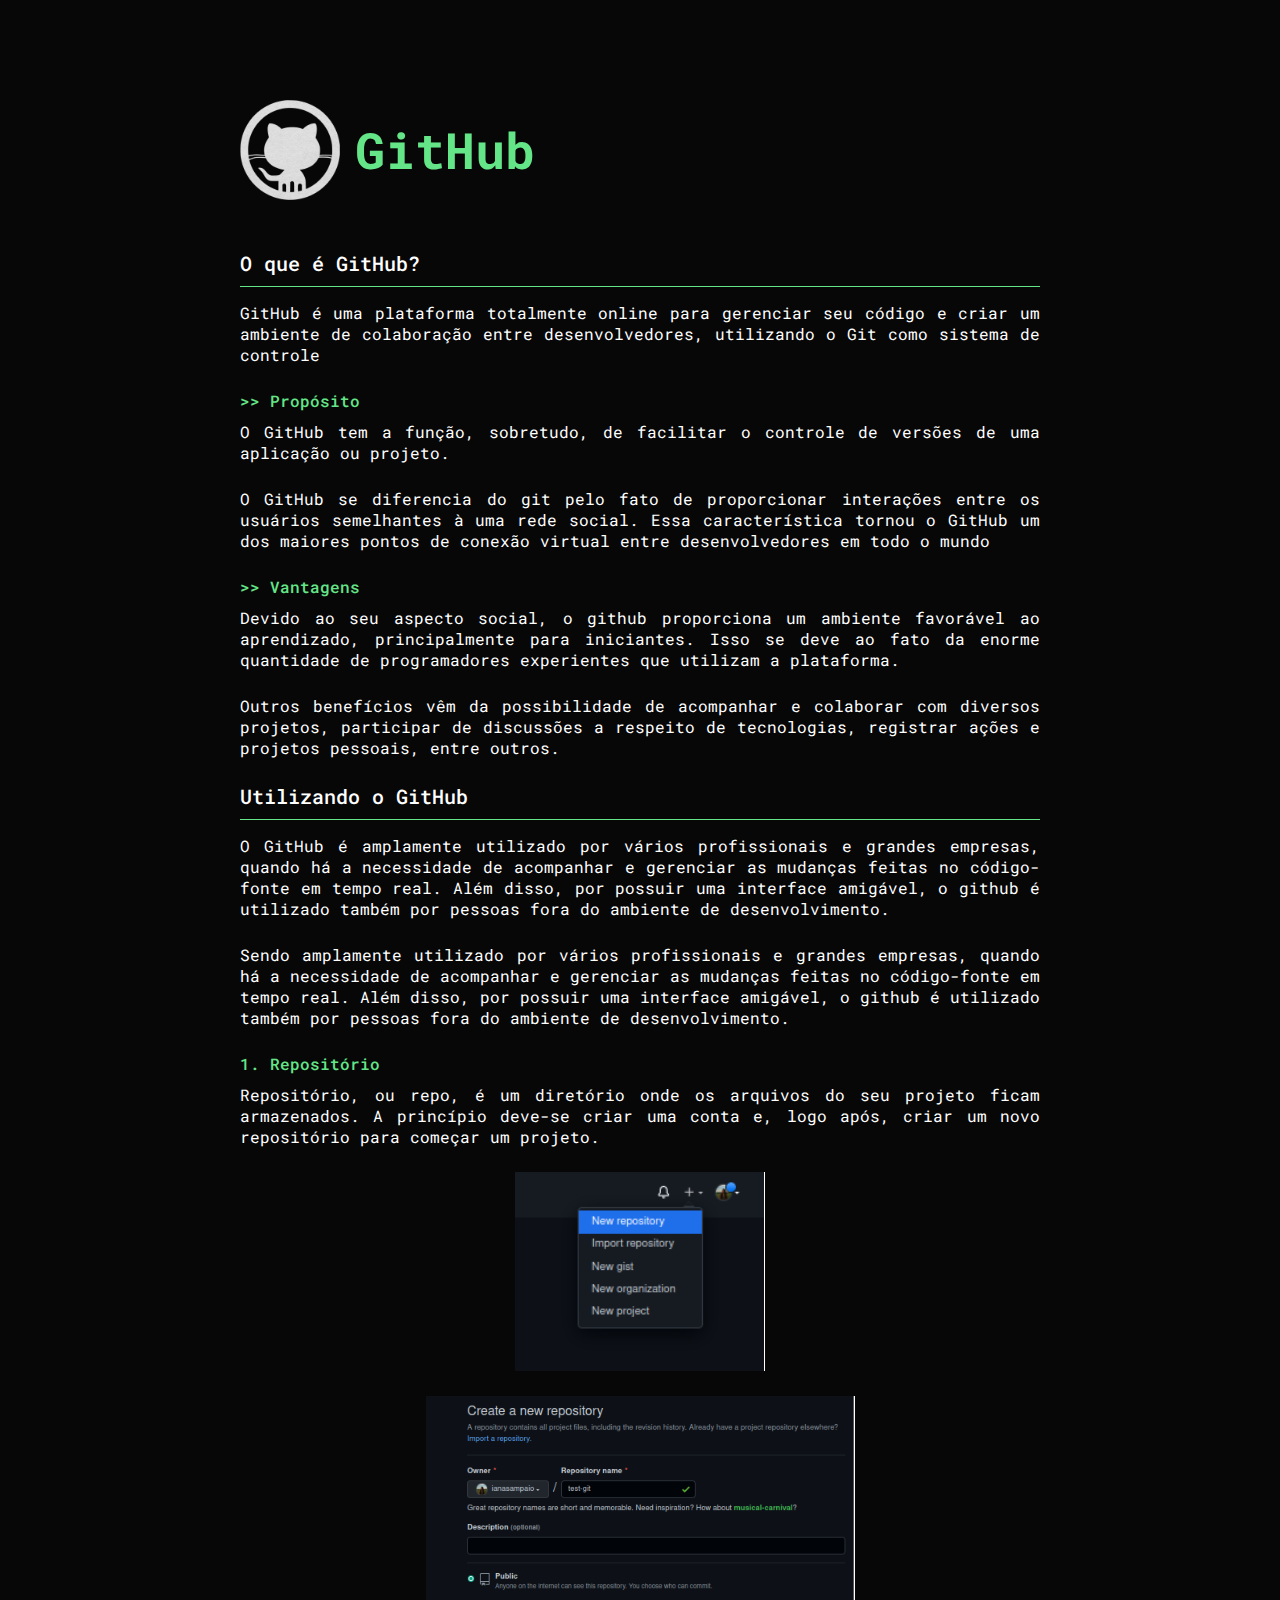
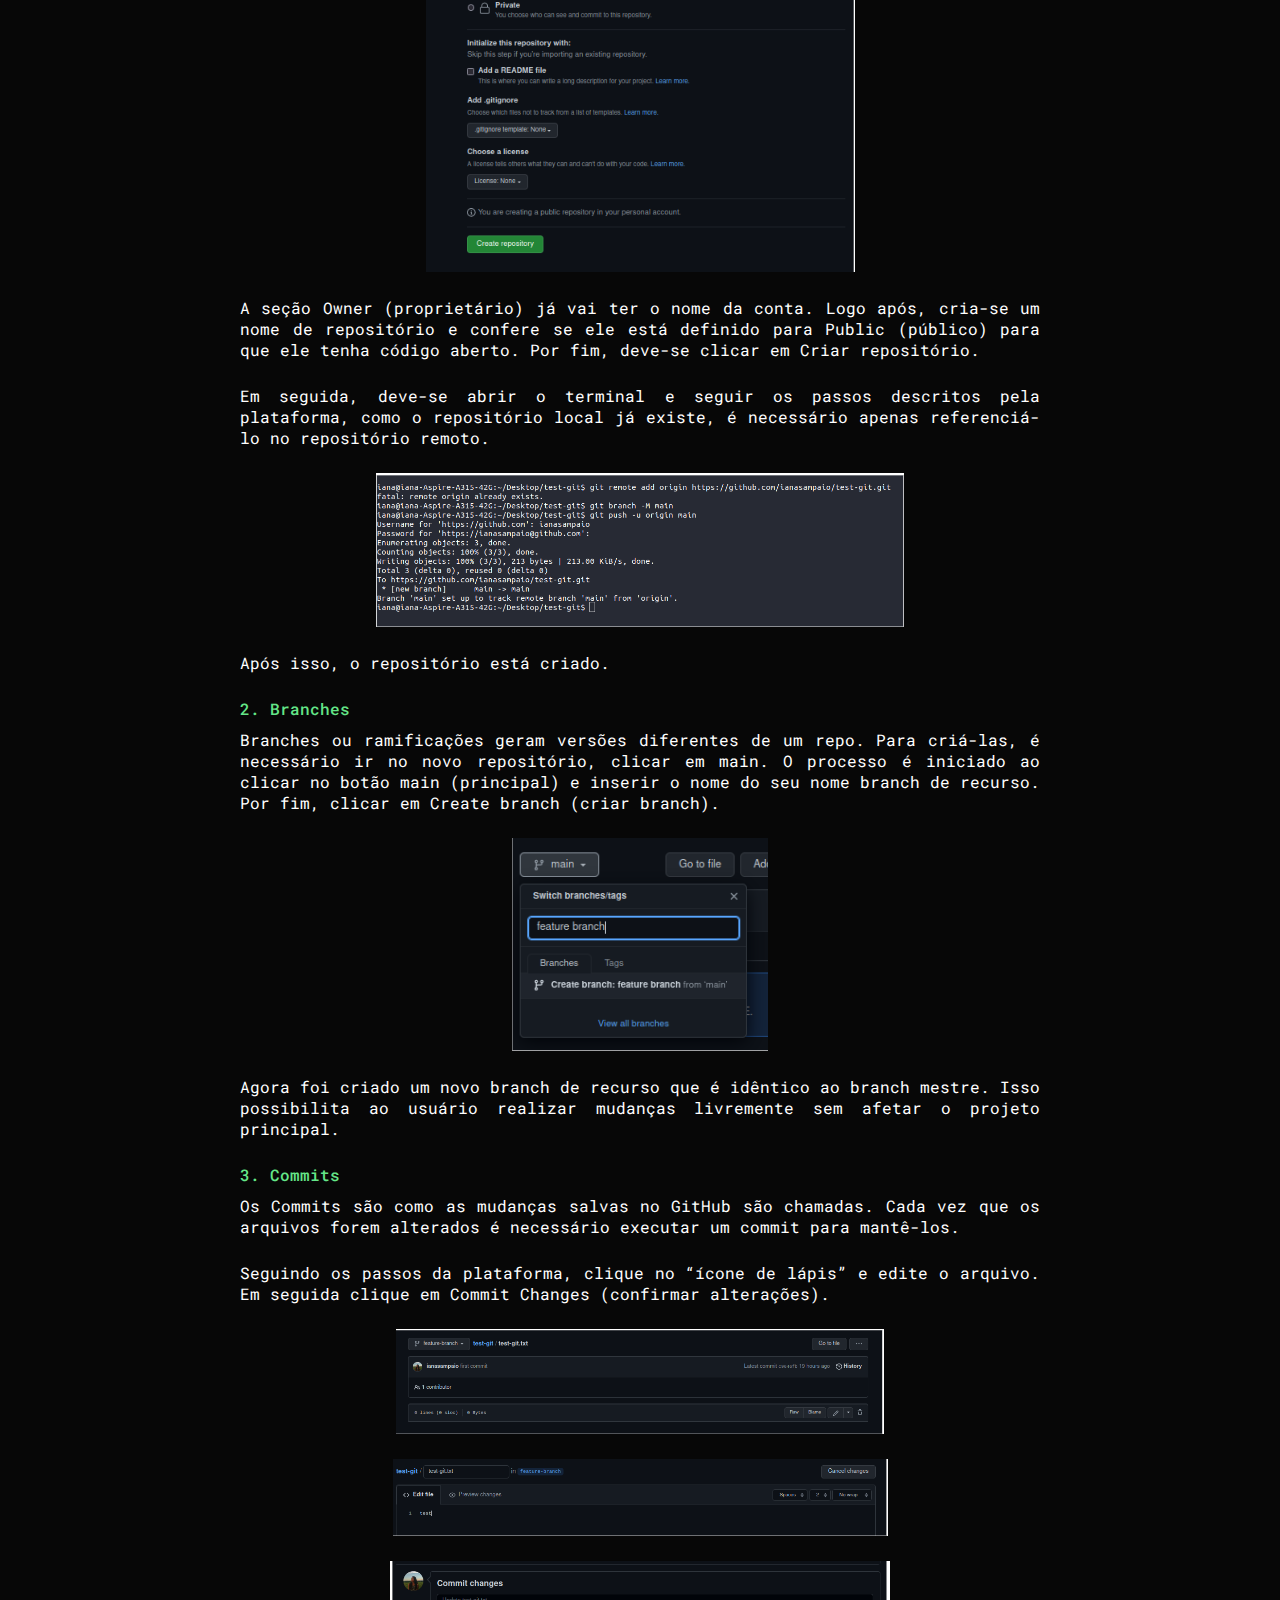
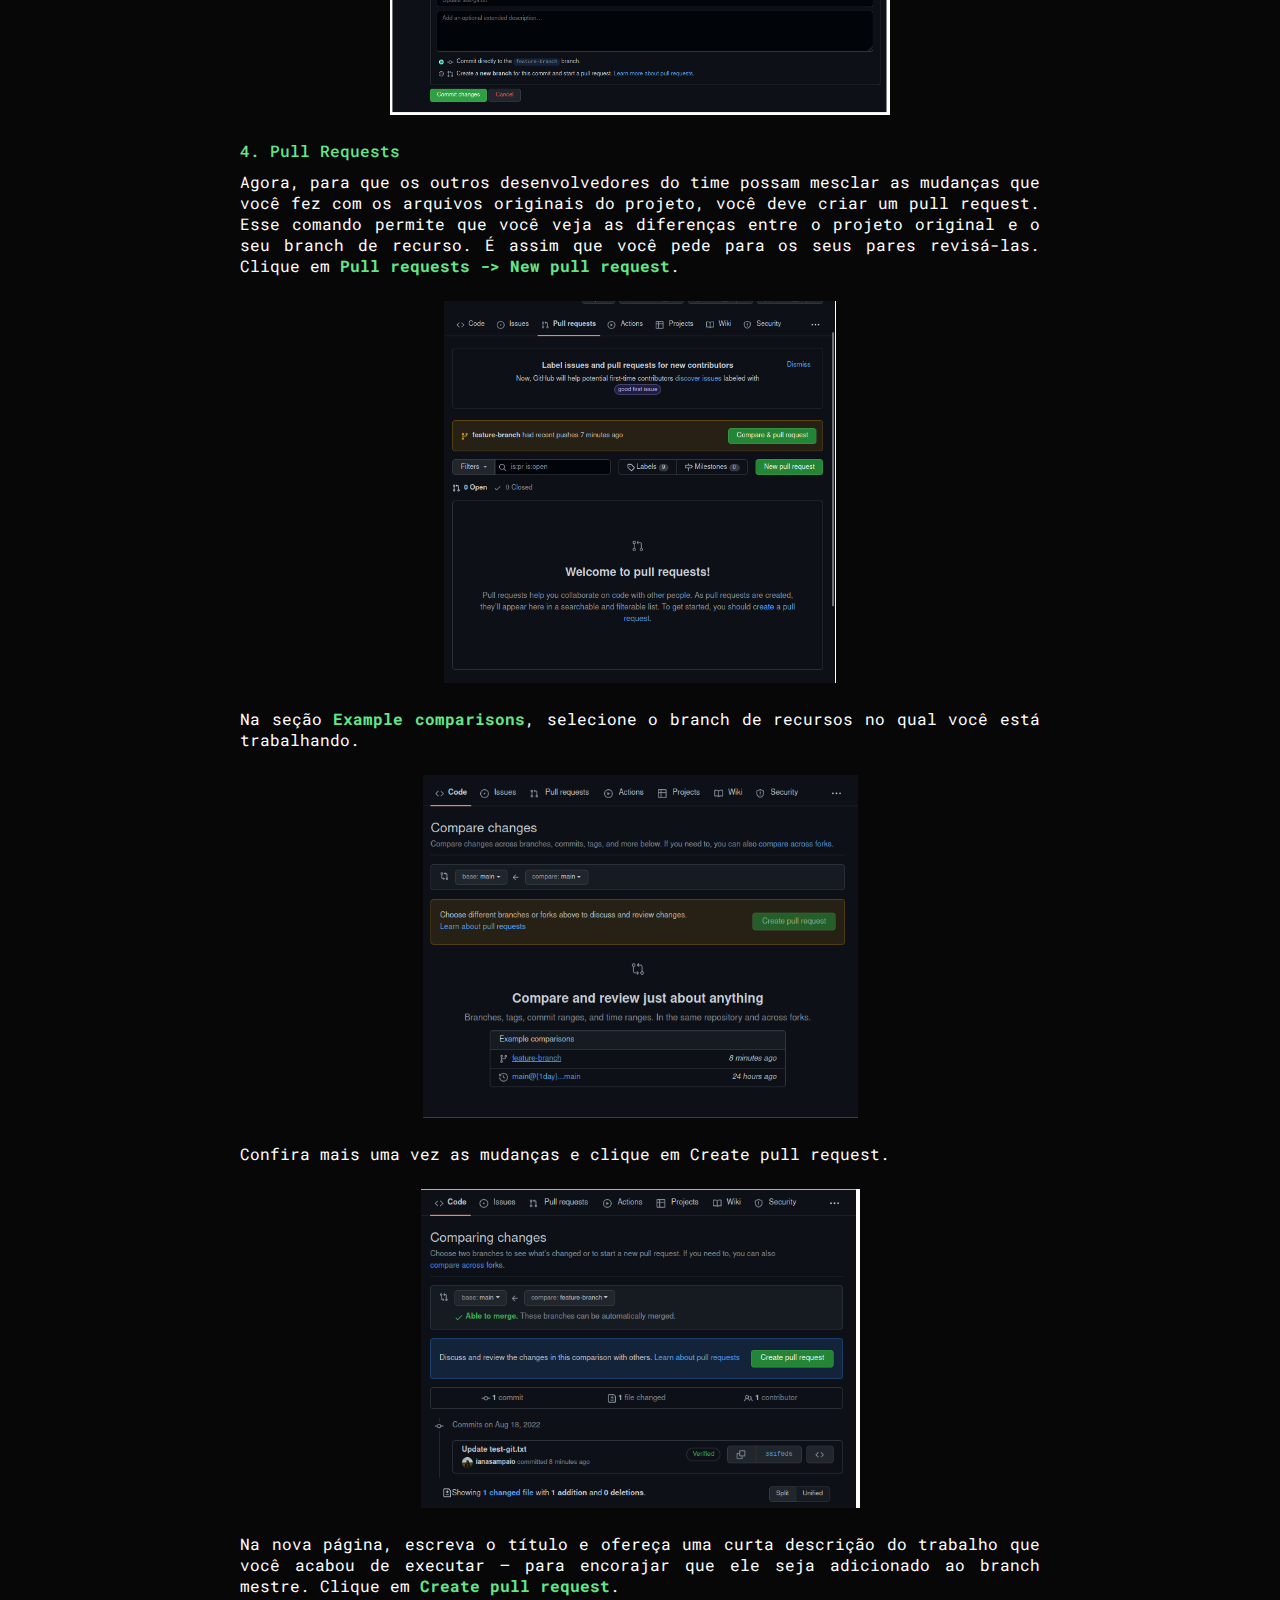
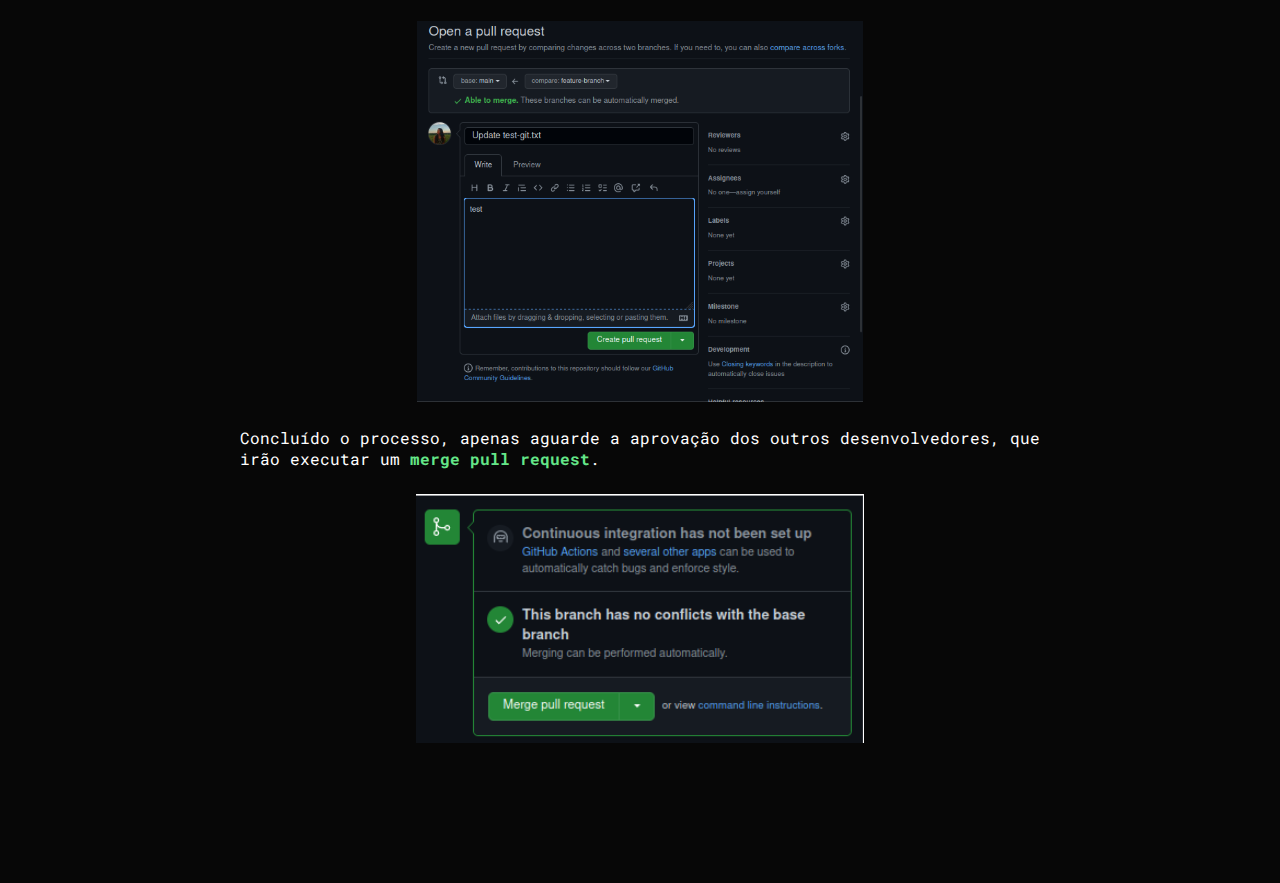
<file: src/pages/github.html>
<!DOCTYPE html>
<html lang="en">
  <head>
    <meta charset="UTF-8" />
    <meta http-equiv="X-UA-Compatible" content="IE=edge" />
    <meta name="viewport" content="width=device-width, initial-scale=1.0" />
    <title>GitHub</title>
    <link rel="preconnect" href="https://fonts.googleapis.com" />
    <link rel="preconnect" href="https://fonts.gstatic.com" crossorigin />
    <link
      href="https://fonts.googleapis.com/css2?family=Roboto+Mono:wght@400;500;600;700&display=swap"
      rel="stylesheet"
    />
    <link rel="stylesheet" href="../css/article.css" />
  </head>
  <body>
    <section class="section">
      <article class="article">
        <article class="title">
          <img
            class="icon"
            src="../imgs/github_icon.png"
            alt="Logo do Github"
          />
          <h1>GitHub</h1>
        </article>
        <h2>O que é GitHub?</h2>

        <hr />

        <p>
          GitHub é uma plataforma totalmente online para gerenciar seu código e
          criar um ambiente de colaboração entre desenvolvedores, utilizando o
          Git como sistema de controle
        </p>

        <h3>>> Propósito</h3>
        <p>
          O GitHub tem a função, sobretudo, de facilitar o controle de versões
          de uma aplicação ou projeto.
        </p>

        <p>
          O GitHub se diferencia do git pelo fato de proporcionar interações
          entre os usuários semelhantes à uma rede social. Essa característica
          tornou o GitHub um dos maiores pontos de conexão virtual entre
          desenvolvedores em todo o mundo
        </p>

        <h3>>> Vantagens</h3>

        <p>
          Devido ao seu aspecto social, o github proporciona um ambiente
          favorável ao aprendizado, principalmente para iniciantes. Isso se deve
          ao fato da enorme quantidade de programadores experientes que utilizam
          a plataforma.
        </p>

        <p>
          Outros benefícios vêm da possibilidade de acompanhar e colaborar com
          diversos projetos, participar de discussões a respeito de tecnologias,
          registrar ações e projetos pessoais, entre outros.
        </p>

        <h2>Utilizando o GitHub</h2>
        <hr />

        <p>
          O GitHub é amplamente utilizado por vários profissionais e grandes
          empresas, quando há a necessidade de acompanhar e gerenciar as
          mudanças feitas no código-fonte em tempo real. Além disso, por possuir
          uma interface amigável, o github é utilizado também por pessoas fora
          do ambiente de desenvolvimento.
        </p>

        <p>
          Sendo amplamente utilizado por vários profissionais e grandes
          empresas, quando há a necessidade de acompanhar e gerenciar as
          mudanças feitas no código-fonte em tempo real. Além disso, por possuir
          uma interface amigável, o github é utilizado também por pessoas fora
          do ambiente de desenvolvimento.
        </p>

        <h3>1. Repositório</h3>

        <p>
          Repositório, ou repo, é um diretório onde os arquivos do seu projeto
          ficam armazenados. A princípio deve-se criar uma conta e, logo após,
          criar um novo repositório para começar um projeto.
        </p>

        <div class="wrapper -third">
          <img
            class="example-img"
            src="../imgs/new_repository.PNG"
            alt="Imagem do botão de criação de um novo repositório"
          />
        </div>
        <div class="wrapper -third">
          <img
            class="example-img"
            src="../imgs/create_new_repository.PNG"
            alt="Imagem criando um novo repositório"
          />
        </div>

        <p>
          A seção Owner (proprietário) já vai ter o nome da conta. Logo após,
          cria-se um nome de repositório e confere se ele está definido para
          Public (público) para que ele tenha código aberto. Por fim, deve-se
          clicar em Criar repositório.
        </p>

        <p>
          Em seguida, deve-se abrir o terminal e seguir os passos descritos pela
          plataforma, como o repositório local já existe, é necessário apenas
          referenciá-lo no repositório remoto.
        </p>

        <div class="wrapper -third">
          <img
            class="example-img"
            src="../imgs/comand_repository.PNG"
            alt="Imagem comando de referenciação do repositório"
          />
        </div>

        <p>Após isso, o repositório está criado.</p>

        <h3>2. Branches</h3>

        <p>
          Branches ou ramificações geram versões diferentes de um repo. Para
          criá-las, é necessário ir no novo repositório, clicar em main. O
          processo é iniciado ao clicar no botão main (principal) e inserir o
          nome do seu nome branch de recurso. Por fim, clicar em Create branch
          (criar branch).
        </p>

        <div class="wrapper -third">
          <img
            class="example-img"
            src="../imgs/branchs.PNG"
            alt="Imagem de criação de branches"
          />
        </div>
        <p>
          Agora foi criado um novo branch de recurso que é idêntico ao branch
          mestre. Isso possibilita ao usuário realizar mudanças livremente sem
          afetar o projeto principal.
        </p>

        <h3>3. Commits</h3>

        <p>
          Os Commits são como as mudanças salvas no GitHub são chamadas. Cada
          vez que os arquivos forem alterados é necessário executar um commit
          para mantê-los.
        </p>

        <p>
          Seguindo os passos da plataforma, clique no “ícone de lápis” e edite o
          arquivo. Em seguida clique em Commit Changes (confirmar alterações).
        </p>

        <div class="wrapper -third">
          <img
            class="example-img"
            src="../imgs/commit.PNG"
            alt="Imagem da realização de um commit"
          />
        </div>

        <div class="wrapper -third">
          <img
            class="example-img"
            src="../imgs/commit_part2.PNG"
            alt="Imagem da realização de um commit"
          />
        </div>

        <div class="wrapper -third">
          <img
            class="example-img"
            src="../imgs/commit_changes.PNG"
            alt="Imagem da realização de um commit"
          />
        </div>

        <h3>4. Pull Requests</h3>

        <p>
          Agora, para que os outros desenvolvedores do time possam mesclar as
          mudanças que você fez com os arquivos originais do projeto, você deve
          criar um pull request. Esse comando permite que você veja as
          diferenças entre o projeto original e o seu branch de recurso. É assim
          que você pede para os seus pares revisá-las. Clique em
          <b>Pull requests -> New pull request</b>.
        </p>

        <div class="wrapper -third">
          <img
            class="example-img"
            src="../imgs/pull_request.PNG"
            alt="Imagem da criação de um pull request"
          />
        </div>

        <p>
          Na seção <b>Example comparisons</b>, selecione o branch de recursos no
          qual você está trabalhando.
        </p>

        <div class="wrapper -third">
          <img
            class="example-img"
            src="../imgs/select_branch.PNG"
            alt="Imagem da continuação da criação de um pull request"
          />
        </div>

        <p>Confira mais uma vez as mudanças e clique em Create pull request.</p>

        <div class="wrapper -third">
          <img
            class="example-img"
            src="../imgs/create_pull_request.PNG"
            alt="Imagem da continuação da criação de um pull request"
          />
        </div>

        <p>
          Na nova página, escreva o título e ofereça uma curta descrição do
          trabalho que você acabou de executar — para encorajar que ele seja
          adicionado ao branch mestre. Clique em <b>Create pull request</b>.
        </p>

        <div class="wrapper -third">
          <img
            class="example-img"
            src="../imgs/create_pull_request_part2.PNG"
            alt="Imagem da continuação da criação de um pull request"
          />
        </div>

        <p>
          Concluído o processo, apenas aguarde a aprovação dos outros
          desenvolvedores, que irão executar um <b>merge pull request</b>.
        </p>

        <div class="wrapper -third">
          <img
            class="example-img"
            src="../imgs/merge_pull_request.PNG"
            alt="Imagem do merge do pull request"
          />
        </div>

        <footer></footer>
      </article>
    </section>
  </body>
</html>
</file>
<file: src/css/home.css>
*{
    margin: 0;
    padding: 0;
    box-sizing: border-box;
    font-family: 'Roboto Mono', sans-serif;
}

body{
    background-color: #070707;
    font-size: 100%;
}

main{
    border-top: 1px solid  #64e688;
    padding-bottom: 15px;
    display: flex;
    justify-content: center;
    align-items: center;
    min-height: 50vh;
    background-color: #070707;
}

.main_header{
    color: #64e688;
    display: flex;
    justify-content: center;
    align-items: center;
    padding: 24px;
}

.container{
    position: relative;
    display: flex;
    justify-content: center;
    align-items: center;
    max-width: 1200px;
    flex-wrap: wrap;
    z-index: 1;
}

.container .card{
    position: relative;
    width: 280px;
    height: 400px;
    margin: 30px;
    box-shadow: 20px 20px 50px rgba(0, 0, 0, 5);
    border-radius: 15px;
    background: rgba(255, 255, 255, 0.1);
    overflow: hidden;
    justify-content: center;
    display: flex;
    align-items: center;
    border-top: 1px solid  #64e688;
    border-left: 1px solid #64e688;

}


.container .card .content{
    padding: 20px;
    text-align: center;
    transform: translateY(100px);
    opacity: 0;
    transition: 0.5s;
}

.container .card:hover .content{
    transform: translateY(0px);
    opacity: 1;
}

.container .card .header{
    position: absolute;
    top: 45px;
    right: 0px;
    min-width: 100%;
    height: 100%;
    transform: translateY(0px);
    opacity: 1;
    transition: 0.5s;
}

.container .card:hover .header{
    transform: translateY(100px);
    opacity: 0;
}


.container .card .header .title1{
    position: absolute;
    top: 210px;
    right: 96.5px;
    font-size: 3em;
    color:  #64e688;
}
.container .card .header .title2{
    position: absolute;
    top: 210px;
    right: 24.5px;
    font-size: 3em;
    color:  #64e688;
}
.container .card .header .title3{
    position: absolute;
    top: 210px;
    right: 53.5px;
    font-size: 3em;
    color:  #64e688;
}



.container .card .img{
    position: absolute;
    top: 1px;
    right: 40px;
    min-width: 50%;
    height: 50%;
}

.container .card .content h3{
    font-size: 1.8em;
    color:  #64e688;
    z-index: 1;
}

.container .card .content p{
    font-size: 1em;
    color: #fff;
    font-weight: 300;
}
.container .card .content a{
    position: relative;
    display: inline-block;
    padding: 8px 20px;
    margin-top: 15px;
    background:  #64e688;
    color: #000;
    text-decoration: none;
    border-radius: 15px;
    font-weight: 500;
    box-shadow: 0 5px 15px rgba(0, 0, 0, 5);
}
</file>
<file: css/style.css>
.section {
    padding: 15px;
    padding-top: 100px;
}

.article {
    margin-left: 200px;
    margin-right: 200px;
    max-width: 800px;
}

.icon {
    width: 100%;
    max-width: 100px;
    max-height: 100px;
}

.title {
    display: flex;
    align-items: center;
    flex-direction: row;
    padding-bottom: 50px;
}
</file>
<file: css/elements.css>
p {
    color: #FFF;
    font-size: 16px;
    font-weight: 400;
    text-align: justify;
    padding-bottom: 25px;
}

h1 {
    padding-left: 15px;
    color: #64e688;
    font-size: 50px;
    font-weight: 700;   
}

h2,h3 {
    color: #FFF;
    font-size: 20px;
    font-weight: 500;   
    padding-bottom: 10px;
}

h3 {
    color: #64e688;
    font-size: 16px;
}

b {
    color: #64e688;
}

ul {
    list-style-type: '-';
    padding-bottom: 20px;
    padding-left: 10px;
}

li {
    padding-left: 5px;
    padding-bottom: 10px;
}

footer {
    padding-bottom: 100px;
}
</file>
<file: src/css/article.css>
body {
    background-color:#070707;
    font-family: 'Roboto Mono', sans-serif;
    color: #FFF;
}

* {
    margin: 0;
    padding: 0;
    box-sizing: border-box;
}

hr {
	border: 0;
	border-top: 1px solid #64e688;
    padding-bottom: 15px;
}

.section {
    padding: 15px;
    padding-top: 100px;
}

.article{
    max-width: 800px;
    margin: 0 auto;
}

.icon {
    width: 100%;
    max-width: 100px;
    max-height: 100px;
}

.title {
    display: flex;
    align-items: center;
    flex-direction: row;
    padding-bottom: 50px;
}

.wrapper {
    height: 400px;
    display: flex;
    flex-direction: row;
    justify-content: center;
    padding-bottom: 25px;
}

.wrapper.-second {
    height: 600px;
}

.wrapper.-third {
    height: auto;
    width: 800px;
}

.intro-img {
    width: auto;
    max-height: 100%;
}

.example-img {
    max-width: 100%;
}

.example2-img {
    max-width: 70%;
}
p {
    color: #FFF;
    font-size: 16px;
    font-weight: 400;
    text-align: justify;
    padding-bottom: 25px;
}

h1 {
    padding-left: 15px;
    color: #64e688;
    font-size: 50px;
    font-weight: 700;   
}

h2,h3 {
    color: #FFF;
    font-size: 20px;
    font-weight: 500;   
    padding-bottom: 10px;
}

h3 {
    color: #64e688;
    font-size: 16px;
}

b {
    color: #64e688;
}

ul {
    list-style-type: '-';
    padding-bottom: 20px;
    padding-left: 10px;
}

li {
    padding-left: 5px;
    padding-bottom: 10px;
}

footer {
    padding-bottom: 100px;
}
</file>
